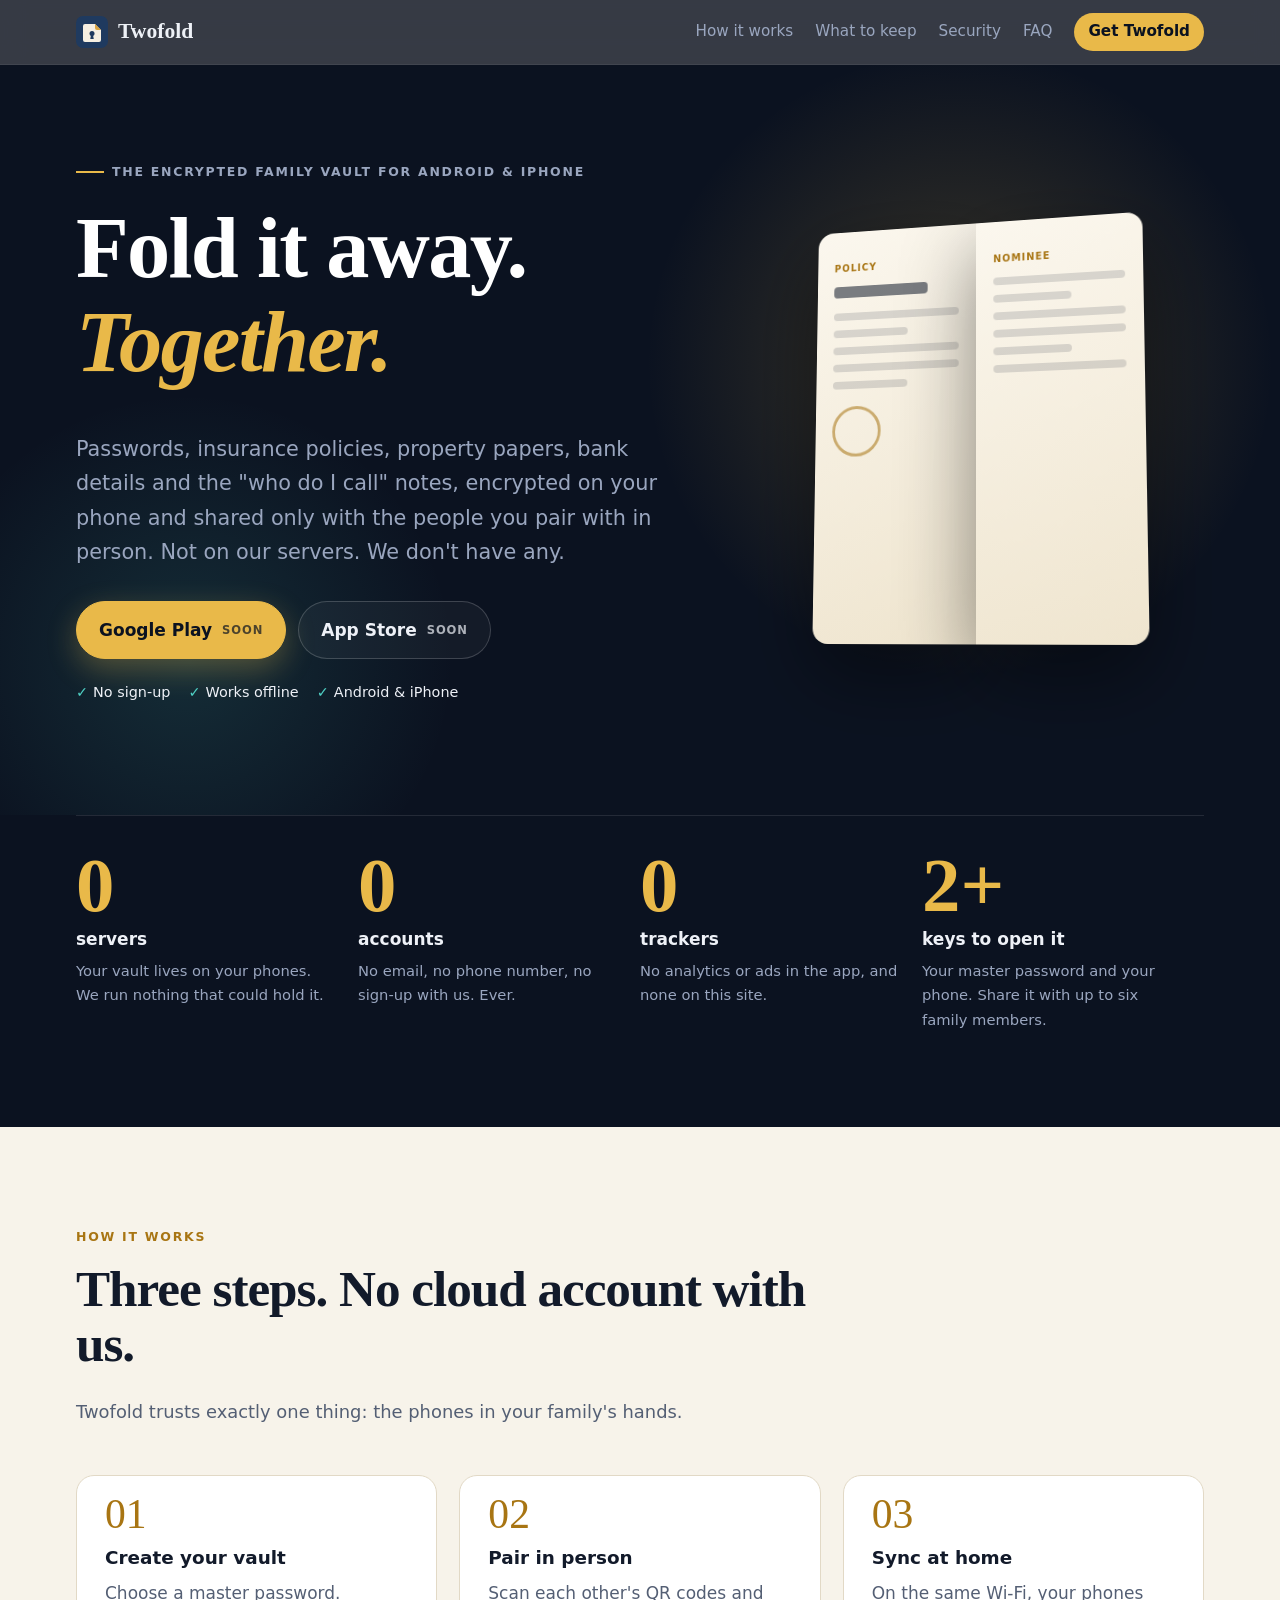
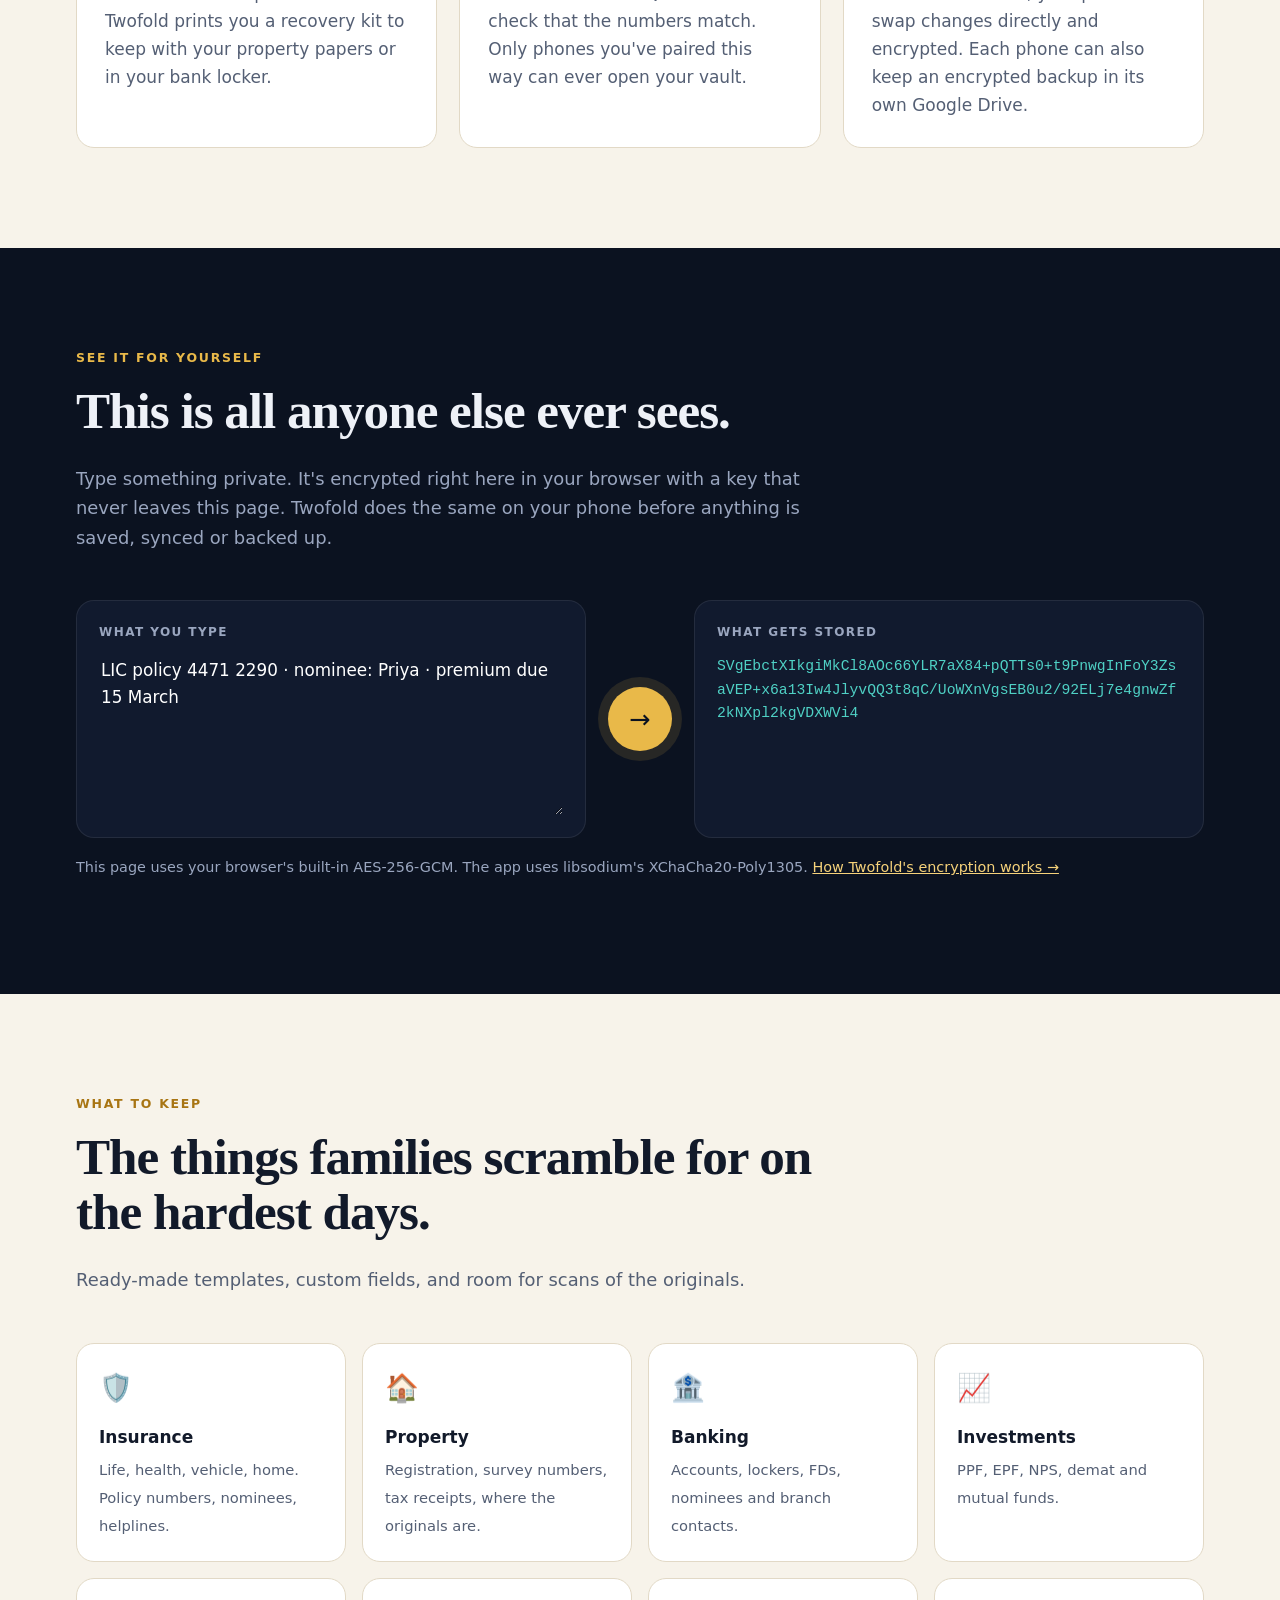
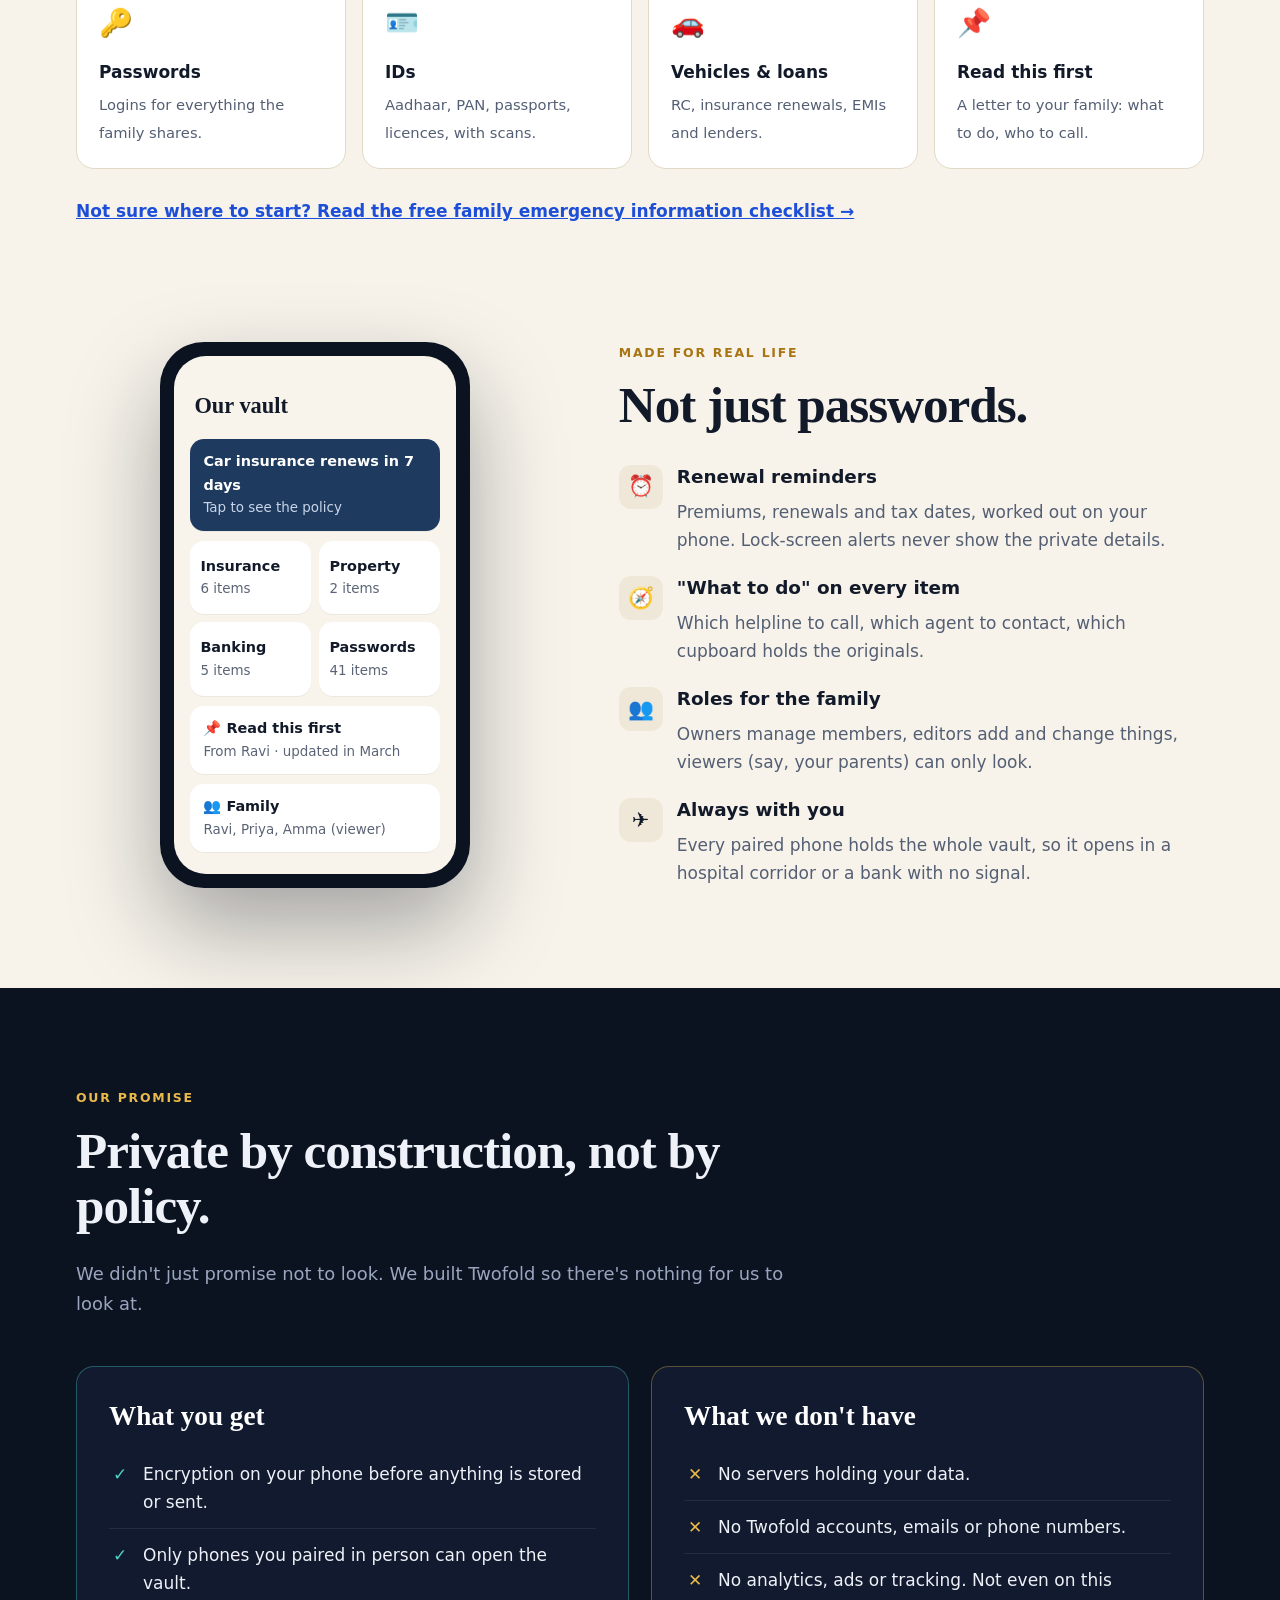
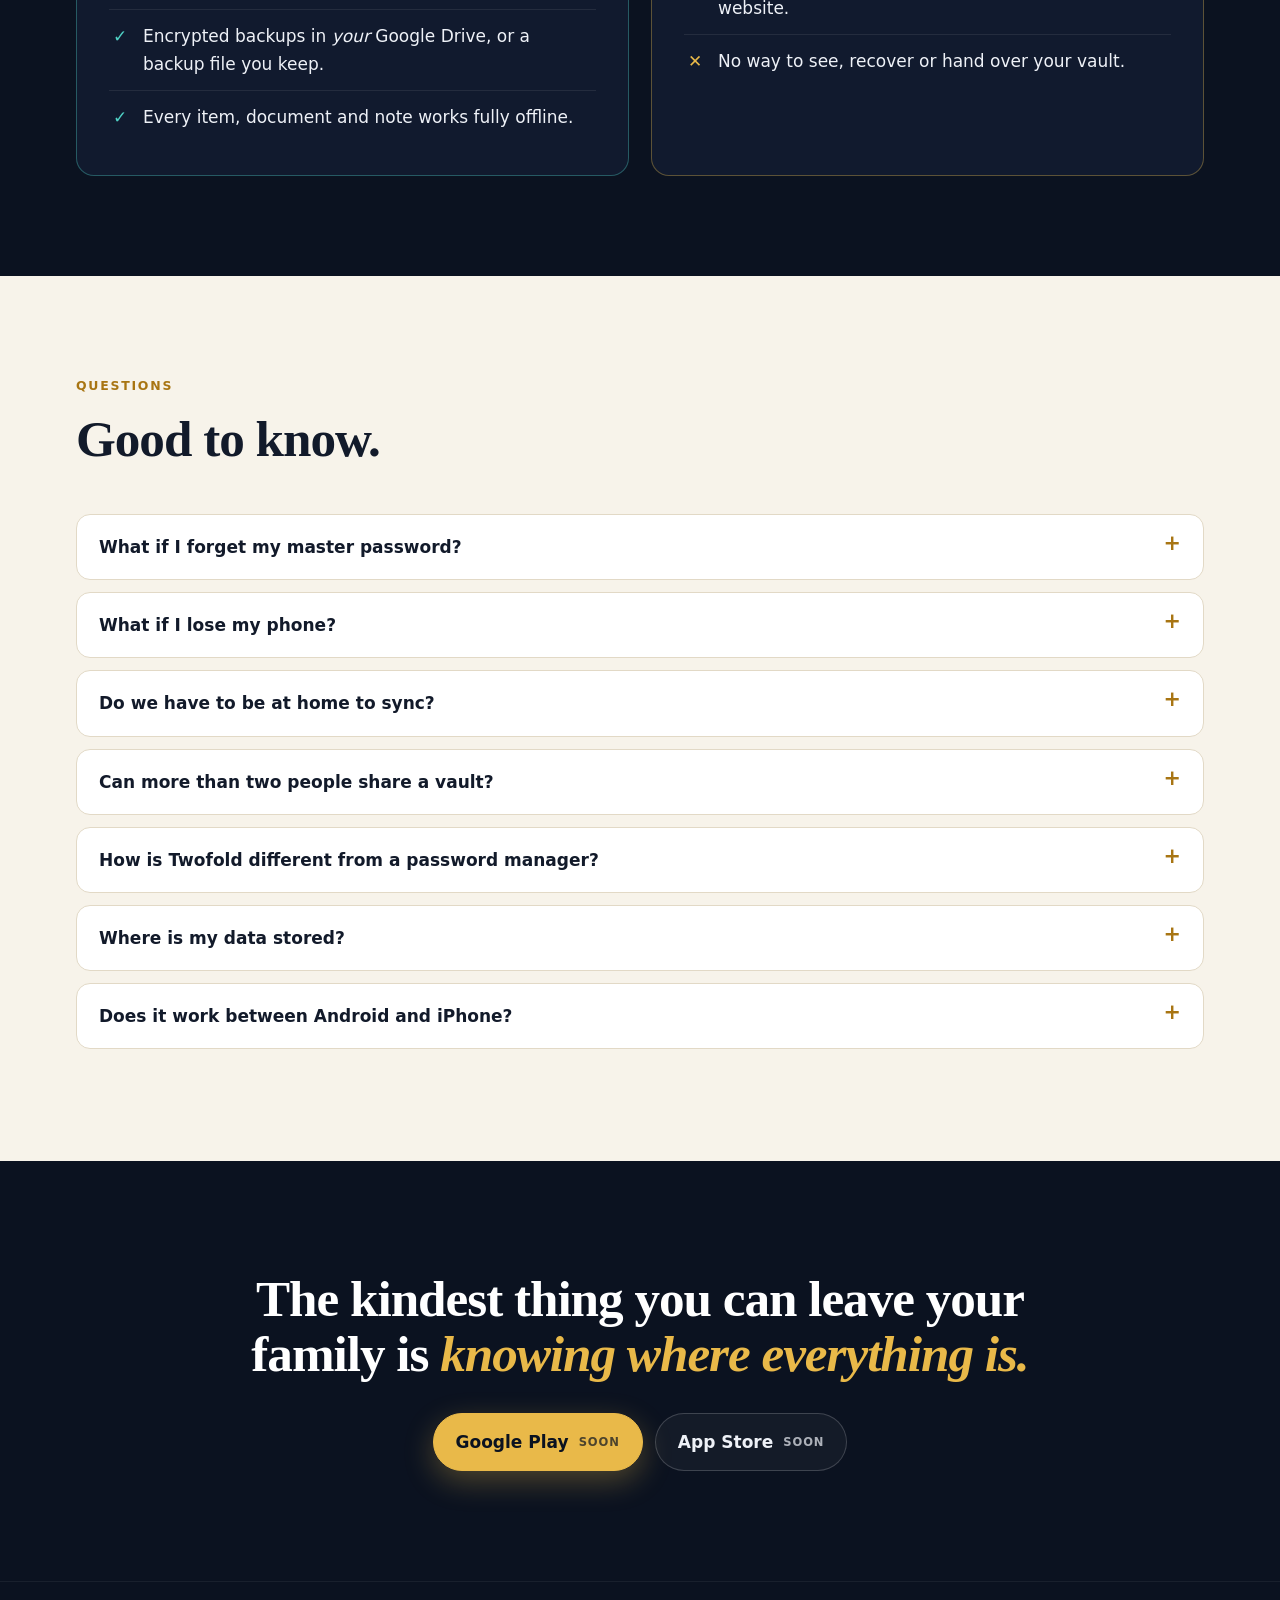
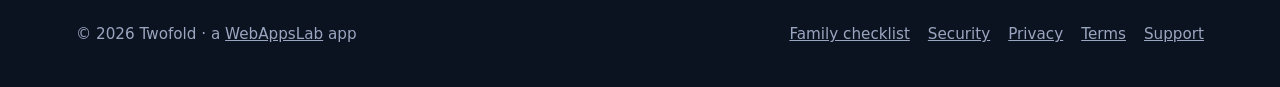
<file: website/index.html>
<!doctype html>
<html lang="en">
<head>
  <meta charset="utf-8">
  <meta name="viewport" content="width=device-width, initial-scale=1">
  <title>Twofold – Encrypted Family Vault for Passwords &amp; Documents</title>
  <meta name="description" content="Keep passwords, insurance policies, property papers and bank details in one encrypted family vault, shared only between the phones you pair. No servers, no sign-up.">
  <meta name="robots" content="index, follow, max-image-preview:large, max-snippet:-1">
  <meta name="author" content="WebAppsLab">
  <meta name="application-name" content="Twofold">
  <meta name="apple-mobile-web-app-title" content="Twofold">
  <meta name="theme-color" content="#0b1220">
  <meta name="format-detection" content="telephone=no">
  <link rel="canonical" href="https://twofold.webappslab.com/">

  <meta property="og:type" content="website">
  <meta property="og:site_name" content="Twofold">
  <meta property="og:title" content="Twofold – the encrypted family vault">
  <meta property="og:description" content="Everything your family would need, encrypted on your phones and shared only with the people you pair with. No servers. Nothing collected.">
  <meta property="og:url" content="https://twofold.webappslab.com/">
  <meta property="og:locale" content="en_US">
  <meta property="og:image" content="https://twofold.webappslab.com/assets/og-image.jpg">
  <meta property="og:image:type" content="image/jpeg">
  <meta property="og:image:width" content="1200">
  <meta property="og:image:height" content="630">
  <meta property="og:image:alt" content="Twofold, the encrypted family vault: no servers, no accounts, Android and iPhone">
  <meta name="twitter:card" content="summary_large_image">
  <meta name="twitter:title" content="Twofold – the encrypted family vault">
  <meta name="twitter:description" content="Everything your family would need, encrypted on your phones and shared only with the people you pair with. No servers. Nothing collected.">
  <meta name="twitter:image" content="https://twofold.webappslab.com/assets/og-image.jpg">
  <meta name="twitter:image:alt" content="Twofold, the encrypted family vault">

  <link rel="icon" href="favicon.ico" sizes="48x48">
  <link rel="icon" href="assets/logo.svg" type="image/svg+xml">
  <link rel="apple-touch-icon" href="assets/apple-touch-icon.png">
  <link rel="manifest" href="site.webmanifest">
  <link rel="sitemap" type="application/xml" href="sitemap.xml">
  <link rel="stylesheet" href="style.css">

  <script type="application/ld+json">
  {
    "@context": "https://schema.org",
    "@graph": [
      {
        "@type": "WebSite",
        "@id": "https://twofold.webappslab.com/#website",
        "url": "https://twofold.webappslab.com/",
        "name": "Twofold",
        "description": "Keep passwords, insurance policies, property papers and bank details in one encrypted family vault, shared only between the phones you pair. No servers, no sign-up.",
        "publisher": {
          "@id": "https://twofold.webappslab.com/#org"
        },
        "inLanguage": "en"
      },
      {
        "@type": "Organization",
        "@id": "https://twofold.webappslab.com/#org",
        "name": "WebAppsLab",
        "url": "https://webappslab.com"
      },
      {
        "@type": "MobileApplication",
        "@id": "https://twofold.webappslab.com/#app",
        "name": "Twofold",
        "alternateName": "Twofold family vault",
        "url": "https://twofold.webappslab.com/",
        "description": "Keep passwords, insurance policies, property papers and bank details in one encrypted family vault, shared only between the phones you pair. No servers, no sign-up.",
        "operatingSystem": "Android, iOS",
        "applicationCategory": "SecurityApplication",
        "image": "https://twofold.webappslab.com/assets/icon-512.png",
        "publisher": {
          "@id": "https://twofold.webappslab.com/#org"
        },
        "featureList": [
          "End-to-end encrypted family vault (Argon2id, X25519, XChaCha20-Poly1305)",
          "Share with up to six family members with Owner, Editor and Viewer roles",
          "Pair phones in person by QR code",
          "Phone-to-phone sync over home Wi-Fi, no servers",
          "Templates for insurance, property, bank accounts, lockers, investments, IDs and passwords",
          "Encrypted document scans and attachments",
          "Renewal and premium reminders",
          "Encrypted backup to your own Google Drive or a backup file",
          "Printable recovery kit",
          "Fingerprint and face unlock"
        ]
      },
      {
        "@type": "FAQPage",
        "@id": "https://twofold.webappslab.com/#faq",
        "mainEntity": [
          {
            "@type": "Question",
            "name": "What if I forget my master password?",
            "acceptedAnswer": {
              "@type": "Answer",
              "text": "Use the recovery kit you printed when you set up Twofold. Another paired family member can also still open the shared vault. We can't reset it for you, because we never have your keys. That's what keeps your data private."
            }
          },
          {
            "@type": "Question",
            "name": "What if I lose my phone?",
            "acceptedAnswer": {
              "@type": "Answer",
              "text": "The vault is locked with your master password and fingerprint or face unlock, so whoever finds the phone can't read it. On your new phone, restore the encrypted backup from your Google Drive or a backup file, or pair again with a family member's phone."
            }
          },
          {
            "@type": "Question",
            "name": "Do we have to be at home to sync?",
            "acceptedAnswer": {
              "@type": "Answer",
              "text": "Your phones sync when they're on the same Wi-Fi network. Everyone can always open their own copy anytime, anywhere, even offline. Changes reach the other phones the next time you're together on Wi-Fi."
            }
          },
          {
            "@type": "Question",
            "name": "Can more than two people share a vault?",
            "acceptedAnswer": {
              "@type": "Answer",
              "text": "Yes. Twofold is made for couples first, and you can add up to six family members, each with their own role."
            }
          },
          {
            "@type": "Question",
            "name": "How is Twofold different from a password manager?",
            "acceptedAnswer": {
              "@type": "Answer",
              "text": "Password managers are built for logins. Twofold is built for everything your family would need in an emergency: insurance policies and nominees, bank accounts and lockers, property papers, investments, IDs and \"what to do\" notes, with scans of the originals and renewal reminders. Passwords fit in too."
            }
          },
          {
            "@type": "Question",
            "name": "Where is my data stored?",
            "acceptedAnswer": {
              "@type": "Answer",
              "text": "Only on your family's phones, encrypted, plus an encrypted backup in your own Google Drive or a backup file you keep, if you choose. Twofold has no servers, so we never see or store any of it."
            }
          },
          {
            "@type": "Question",
            "name": "Does it work between Android and iPhone?",
            "acceptedAnswer": {
              "@type": "Answer",
              "text": "Yes. An Android phone and an iPhone can pair and sync with each other."
            }
          }
        ]
      }
    ]
  }
  </script>
</head>
<body>
  <header class="site-header">
    <div class="wrap">
      <a class="brand" href="./"><img src="assets/logo.svg" alt="" width="32" height="32">Twofold</a>
      <nav class="nav" aria-label="Main">
        <a href="#how">How it works</a>
        <a href="#keep">What to keep</a>
        <a href="security.html">Security</a>
        <a href="#faq">FAQ</a>
        <a class="pill" href="#get">Get Twofold</a>
      </nav>
    </div>
  </header>

  <main>
    <div class="dark">
      <section class="hero">
        <div class="wrap">
          <div>
            <p class="eyebrow">The encrypted family vault for Android &amp; iPhone</p>
            <h1>Fold it away. <em class="gold">Together.</em></h1>
            <p class="lead">Passwords, insurance policies, property papers, bank details and the "who do I call" notes, encrypted on your phone and shared only with the people you pair with in person. Not on our servers. We don't have any.</p>
            <div class="cta" id="get">
              <span class="btn primary">Google Play <span class="soon">Soon</span></span>
              <span class="btn">App Store <span class="soon">Soon</span></span>
            </div>
            <div class="hero-note"><span>No sign-up</span><span>Works offline</span><span>Android &amp; iPhone</span></div>
          </div>
          <div class="fold-stage" aria-hidden="true">
            <div class="doc">
              <div class="doc-half doc-left">
                <span class="tag">Policy</span>
                <div class="line title"></div>
                <div class="line"></div>
                <div class="line short"></div>
                <div class="line"></div>
                <div class="line"></div>
                <div class="line short"></div>
                <div class="stamp"></div>
              </div>
              <div class="doc-half doc-right">
                <span class="tag">Nominee</span>
                <div class="line"></div>
                <div class="line short"></div>
                <div class="line"></div>
                <div class="line"></div>
                <div class="line short"></div>
                <div class="line"></div>
              </div>
              <div class="doc-back">
                <svg viewBox="0 0 64 64"><rect x="14" y="28" width="36" height="28" rx="6" fill="#e9b949"/><path d="M22 28v-6a10 10 0 0 1 20 0v6" fill="none" stroke="#e9b949" stroke-width="5"/><circle cx="32" cy="40" r="4" fill="#0f2240"/><path d="M30.5 42h3l1 7h-5z" fill="#0f2240"/></svg>
              </div>
            </div>
          </div>
        </div>
      </section>

      <div class="zero">
        <div class="wrap">
          <div class="zero-grid">
            <div class="zero-item"><b>0</b><span>servers</span><p>Your vault lives on your phones. We run nothing that could hold it.</p></div>
            <div class="zero-item"><b>0</b><span>accounts</span><p>No email, no phone number, no sign-up with us. Ever.</p></div>
            <div class="zero-item"><b>0</b><span>trackers</span><p>No analytics or ads in the app, and none on this site.</p></div>
            <div class="zero-item"><b>2+</b><span>keys to open it</span><p>Your master password and your phone. Share it with up to six family members.</p></div>
          </div>
        </div>
      </div>
    </div>

    <section id="how">
      <div class="wrap">
        <div class="section-head reveal">
          <span class="kicker">How it works</span>
          <h2>Three steps. No cloud account with us.</h2>
          <p>Twofold trusts exactly one thing: the phones in your family's hands.</p>
        </div>
        <div class="grid three steps">
          <div class="card step reveal">
            <h3>Create your vault</h3>
            <p>Choose a master password. Twofold prints you a recovery kit to keep with your property papers or in your bank locker.</p>
          </div>
          <div class="card step reveal">
            <h3>Pair in person</h3>
            <p>Scan each other's QR codes and check that the numbers match. Only phones you've paired this way can ever open your vault.</p>
          </div>
          <div class="card step reveal">
            <h3>Sync at home</h3>
            <p>On the same Wi-Fi, your phones swap changes directly and encrypted. Each phone can also keep an encrypted backup in its own Google Drive.</p>
          </div>
        </div>
      </div>
    </section>

    <div class="dark">
      <section class="demo">
        <div class="wrap">
          <div class="section-head reveal">
            <span class="kicker">See it for yourself</span>
            <h2>This is all anyone else ever sees.</h2>
            <p>Type something private. It's encrypted right here in your browser with a key that never leaves this page. Twofold does the same on your phone before anything is saved, synced or backed up.</p>
          </div>
          <div class="demo-box reveal">
            <div class="demo-pane">
              <label for="plain">What you type</label>
              <textarea id="plain" spellcheck="false">LIC policy 4471 2290 · nominee: Priya · premium due 15 March</textarea>
            </div>
            <div class="demo-arrow" aria-hidden="true"><span>→</span></div>
            <div class="demo-pane">
              <span class="label">What gets stored</span>
              <div class="cipher" id="cipher" aria-live="polite">Encrypting…</div>
            </div>
          </div>
          <p class="demo-foot">This page uses your browser's built-in AES-256-GCM. The app uses libsodium's XChaCha20-Poly1305. <a href="security.html">How Twofold's encryption works →</a></p>
        </div>
      </section>
    </div>

    <section id="keep">
      <div class="wrap">
        <div class="section-head reveal">
          <span class="kicker">What to keep</span>
          <h2>The things families scramble for on the hardest days.</h2>
          <p>Ready-made templates, custom fields, and room for scans of the originals.</p>
        </div>
        <div class="keep-grid">
          <div class="keep reveal"><span class="ico">🛡️</span><b>Insurance</b><span>Life, health, vehicle, home. Policy numbers, nominees, helplines.</span></div>
          <div class="keep reveal"><span class="ico">🏠</span><b>Property</b><span>Registration, survey numbers, tax receipts, where the originals are.</span></div>
          <div class="keep reveal"><span class="ico">🏦</span><b>Banking</b><span>Accounts, lockers, FDs, nominees and branch contacts.</span></div>
          <div class="keep reveal"><span class="ico">📈</span><b>Investments</b><span>PPF, EPF, NPS, demat and mutual funds.</span></div>
          <div class="keep reveal"><span class="ico">🔑</span><b>Passwords</b><span>Logins for everything the family shares.</span></div>
          <div class="keep reveal"><span class="ico">🪪</span><b>IDs</b><span>Aadhaar, PAN, passports, licences, with scans.</span></div>
          <div class="keep reveal"><span class="ico">🚗</span><b>Vehicles &amp; loans</b><span>RC, insurance renewals, EMIs and lenders.</span></div>
          <div class="keep reveal"><span class="ico">📌</span><b>Read this first</b><span>A letter to your family: what to do, who to call.</span></div>
        </div>
        <p class="keep-more reveal"><a href="checklist.html">Not sure where to start? Read the free family emergency information checklist →</a></p>
      </div>
    </section>

    <section style="padding-top:0">
      <div class="wrap phone-row">
        <div class="mock reveal" aria-hidden="true">
          <div class="mock-screen">
            <div class="mock-title">Our vault</div>
            <div class="mock-card mock-due"><b>Car insurance renews in 7 days</b><span>Tap to see the policy</span></div>
            <div class="mock-grid">
              <div class="mock-card"><b>Insurance</b><span>6 items</span></div>
              <div class="mock-card"><b>Property</b><span>2 items</span></div>
              <div class="mock-card"><b>Banking</b><span>5 items</span></div>
              <div class="mock-card"><b>Passwords</b><span>41 items</span></div>
            </div>
            <div class="mock-card"><b>📌 Read this first</b><span>From Ravi · updated in March</span></div>
            <div class="mock-card"><b>👥 Family</b><span>Ravi, Priya, Amma (viewer)</span></div>
          </div>
        </div>
        <div>
          <div class="section-head reveal" style="margin-bottom:32px">
            <span class="kicker">Made for real life</span>
            <h2>Not just passwords.</h2>
          </div>
          <ul class="feature-list">
            <li class="reveal"><span class="ico">⏰</span><div><h3>Renewal reminders</h3><p>Premiums, renewals and tax dates, worked out on your phone. Lock-screen alerts never show the private details.</p></div></li>
            <li class="reveal"><span class="ico">🧭</span><div><h3>"What to do" on every item</h3><p>Which helpline to call, which agent to contact, which cupboard holds the originals.</p></div></li>
            <li class="reveal"><span class="ico">👥</span><div><h3>Roles for the family</h3><p>Owners manage members, editors add and change things, viewers (say, your parents) can only look.</p></div></li>
            <li class="reveal"><span class="ico">✈️</span><div><h3>Always with you</h3><p>Every paired phone holds the whole vault, so it opens in a hospital corridor or a bank with no signal.</p></div></li>
          </ul>
        </div>
      </div>
    </section>

    <div class="dark">
      <section>
        <div class="wrap">
          <div class="section-head reveal">
            <span class="kicker">Our promise</span>
            <h2>Private by construction, not by policy.</h2>
            <p>We didn't just promise not to look. We built Twofold so there's nothing for us to look at.</p>
          </div>
          <div class="promise-grid">
            <div class="promise-card yes reveal">
              <h3>What you get</h3>
              <ul class="checklist">
                <li>Encryption on your phone before anything is stored or sent.</li>
                <li>Only phones you paired in person can open the vault.</li>
                <li>Encrypted backups in <em>your</em> Google Drive, or a backup file you keep.</li>
                <li>Every item, document and note works fully offline.</li>
              </ul>
            </div>
            <div class="promise-card no reveal">
              <h3>What we don't have</h3>
              <ul class="checklist no">
                <li>No servers holding your data.</li>
                <li>No Twofold accounts, emails or phone numbers.</li>
                <li>No analytics, ads or tracking. Not even on this website.</li>
                <li>No way to see, recover or hand over your vault.</li>
              </ul>
            </div>
          </div>
        </div>
      </section>
    </div>

    <section id="faq">
      <div class="wrap">
        <div class="section-head reveal">
          <span class="kicker">Questions</span>
          <h2>Good to know.</h2>
        </div>
        <details>
          <summary>What if I forget my master password?</summary>
          <p>Use the recovery kit you printed when you set up Twofold. Another paired family member can also still open the shared vault. We can't reset it for you, because we never have your keys. That's what keeps your data private.</p>
        </details>
        <details>
          <summary>What if I lose my phone?</summary>
          <p>The vault is locked with your master password and fingerprint or face unlock, so whoever finds the phone can't read it. On your new phone, restore the encrypted backup from your Google Drive or a backup file, or pair again with a family member's phone.</p>
        </details>
        <details>
          <summary>Do we have to be at home to sync?</summary>
          <p>Your phones sync when they're on the same Wi-Fi network. Everyone can always open their own copy anytime, anywhere, even offline. Changes reach the other phones the next time you're together on Wi-Fi.</p>
        </details>
        <details>
          <summary>Can more than two people share a vault?</summary>
          <p>Yes. Twofold is made for couples first, and you can add up to six family members, each with their own role.</p>
        </details>
        <details>
          <summary>How is Twofold different from a password manager?</summary>
          <p>Password managers are built for logins. Twofold is built for everything your family would need in an emergency: insurance policies and nominees, bank accounts and lockers, property papers, investments, IDs and "what to do" notes, with scans of the originals and renewal reminders. Passwords fit in too.</p>
        </details>
        <details>
          <summary>Where is my data stored?</summary>
          <p>Only on your family's phones, encrypted, plus an encrypted backup in your own Google Drive or a backup file you keep, if you choose. Twofold has no servers, so we never see or store any of it.</p>
        </details>
        <details>
          <summary>Does it work between Android and iPhone?</summary>
          <p>Yes. An Android phone and an iPhone can pair and sync with each other.</p>
        </details>
      </div>
    </section>

    <div class="dark">
      <section class="closing">
        <div class="wrap">
          <h2 class="reveal">The kindest thing you can leave your family is <em class="gold">knowing where everything is.</em></h2>
          <div class="cta reveal">
            <span class="btn primary">Google Play <span class="soon">Soon</span></span>
            <span class="btn">App Store <span class="soon">Soon</span></span>
          </div>
        </div>
      </section>
    </div>
  </main>

  <footer class="site-footer">
    <div class="wrap">
      <span>© 2026 Twofold · a <a href="https://webappslab.com">WebAppsLab</a> app</span>
      <nav aria-label="Footer">
        <a href="checklist.html">Family checklist</a>
        <a href="security.html">Security</a>
        <a href="privacy.html">Privacy</a>
        <a href="terms.html">Terms</a>
        <a href="support.html">Support</a>
      </nav>
    </div>
  </footer>

  <script>
    document.documentElement.classList.add('js');

    // Reveal sections as they scroll into view.
    (function () {
      var items = document.querySelectorAll('.reveal');
      if (!('IntersectionObserver' in window)) {
        items.forEach(function (el) { el.classList.add('in'); });
        return;
      }
      var io = new IntersectionObserver(function (entries) {
        entries.forEach(function (e) {
          if (e.isIntersecting) { e.target.classList.add('in'); io.unobserve(e.target); }
        });
      }, { rootMargin: '0px 0px -8% 0px' });
      items.forEach(function (el) { io.observe(el); });
    })();

    // Live encryption demo: real AES-256-GCM in the browser, key kept in memory only.
    (function () {
      var plain = document.getElementById('plain');
      var out = document.getElementById('cipher');
      var subtle = window.crypto && window.crypto.subtle;
      if (!subtle) {
        out.textContent = 'Your browser does not offer encryption on this page.';
        return;
      }
      var keyPromise = subtle.generateKey({ name: 'AES-GCM', length: 256 }, false, ['encrypt']);
      var pending = 0;
      function toBase64(buf) {
        var s = '';
        new Uint8Array(buf).forEach(function (b) { s += String.fromCharCode(b); });
        return btoa(s);
      }
      function update() {
        var ticket = ++pending;
        var iv = window.crypto.getRandomValues(new Uint8Array(12));
        keyPromise.then(function (key) {
          return subtle.encrypt({ name: 'AES-GCM', iv: iv }, key, new TextEncoder().encode(plain.value));
        }).then(function (ct) {
          if (ticket !== pending) return;
          out.textContent = toBase64(iv) + toBase64(ct);
        });
      }
      plain.addEventListener('input', update);
      update();
    })();
  </script>
</body>
</html>
</file>
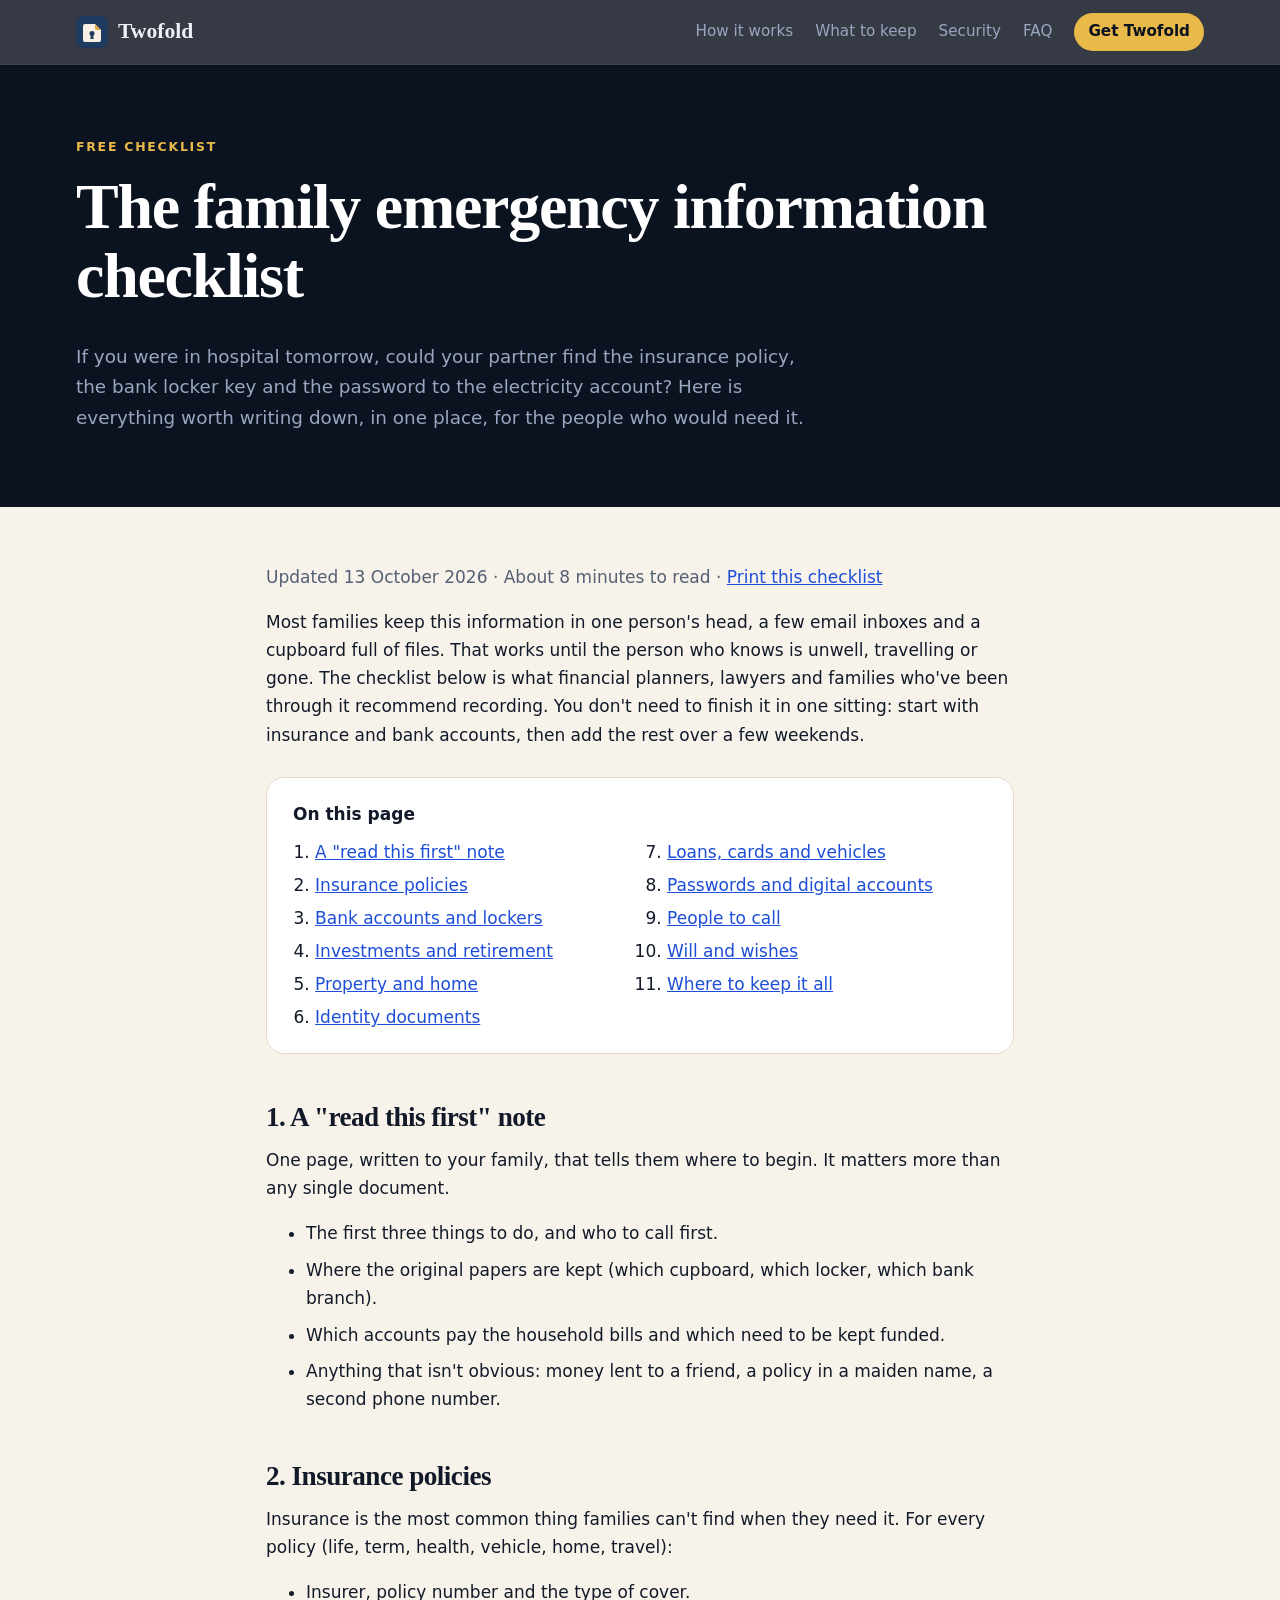
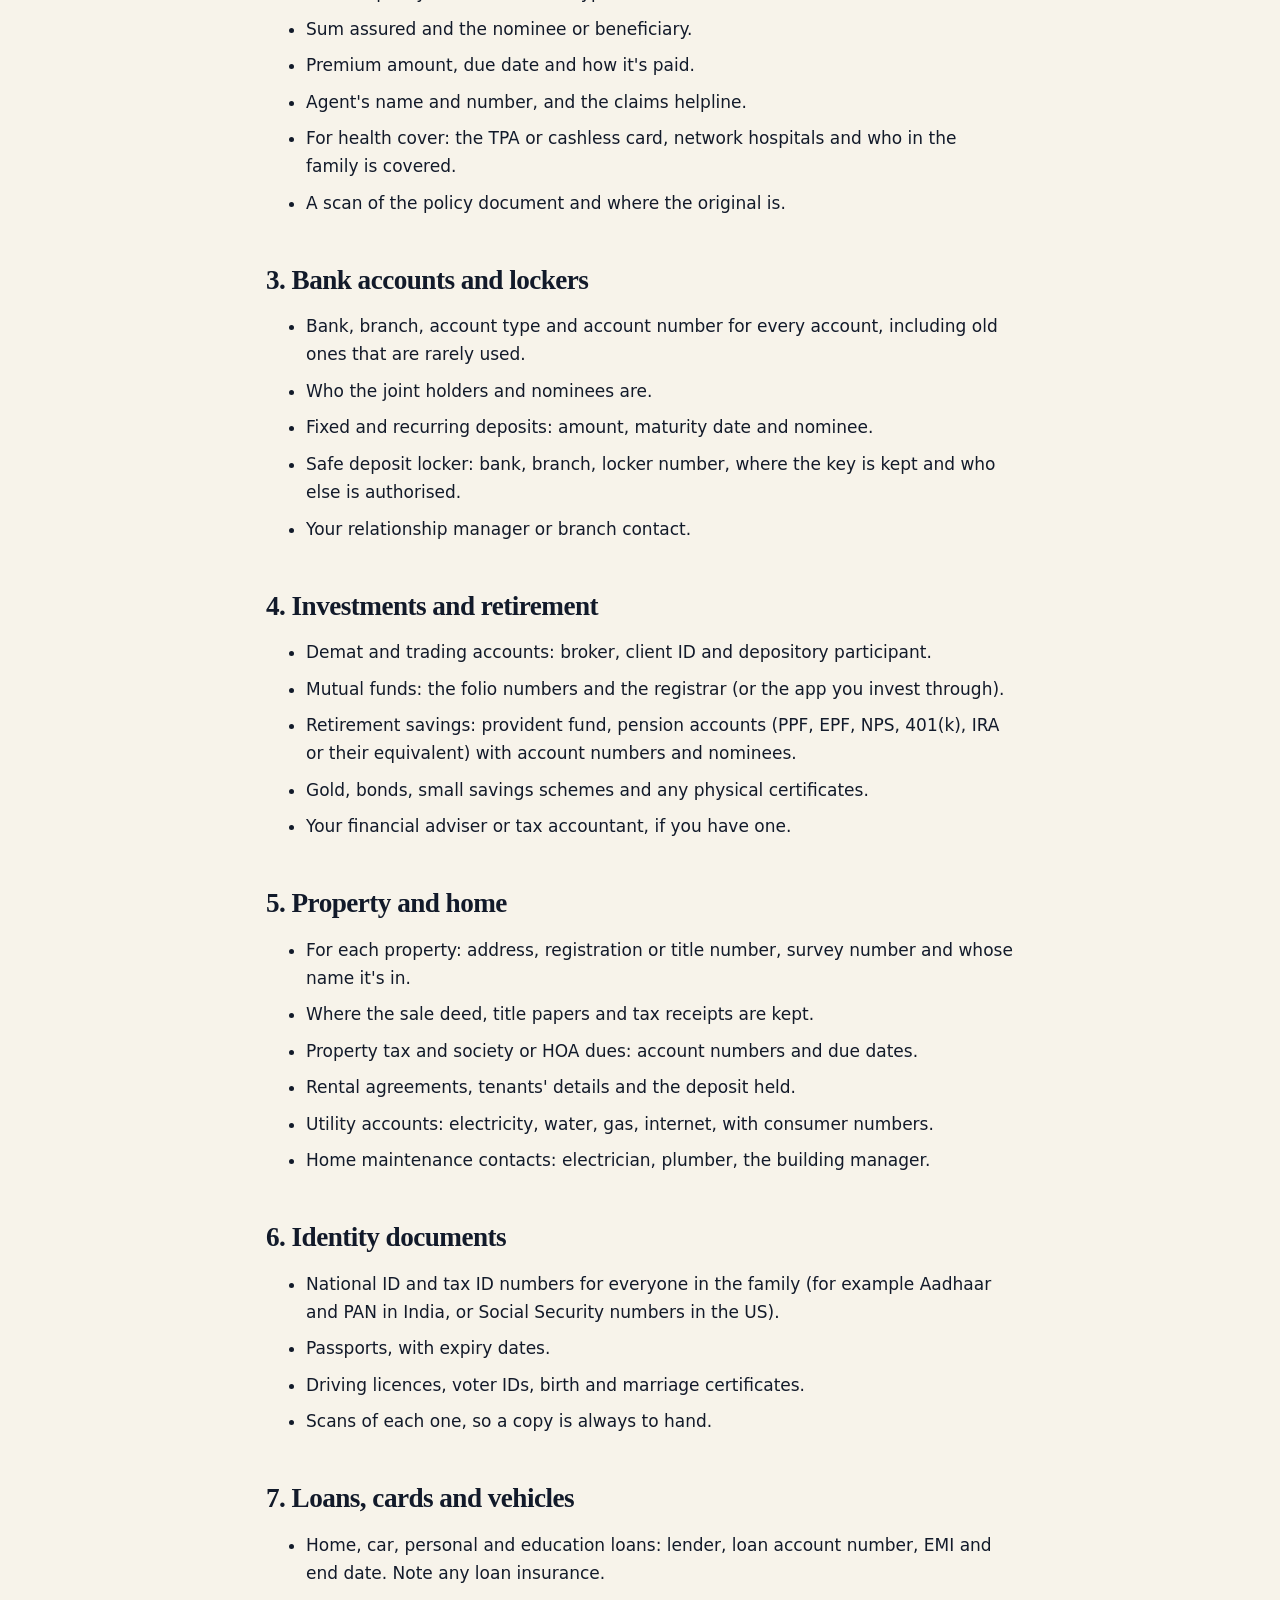
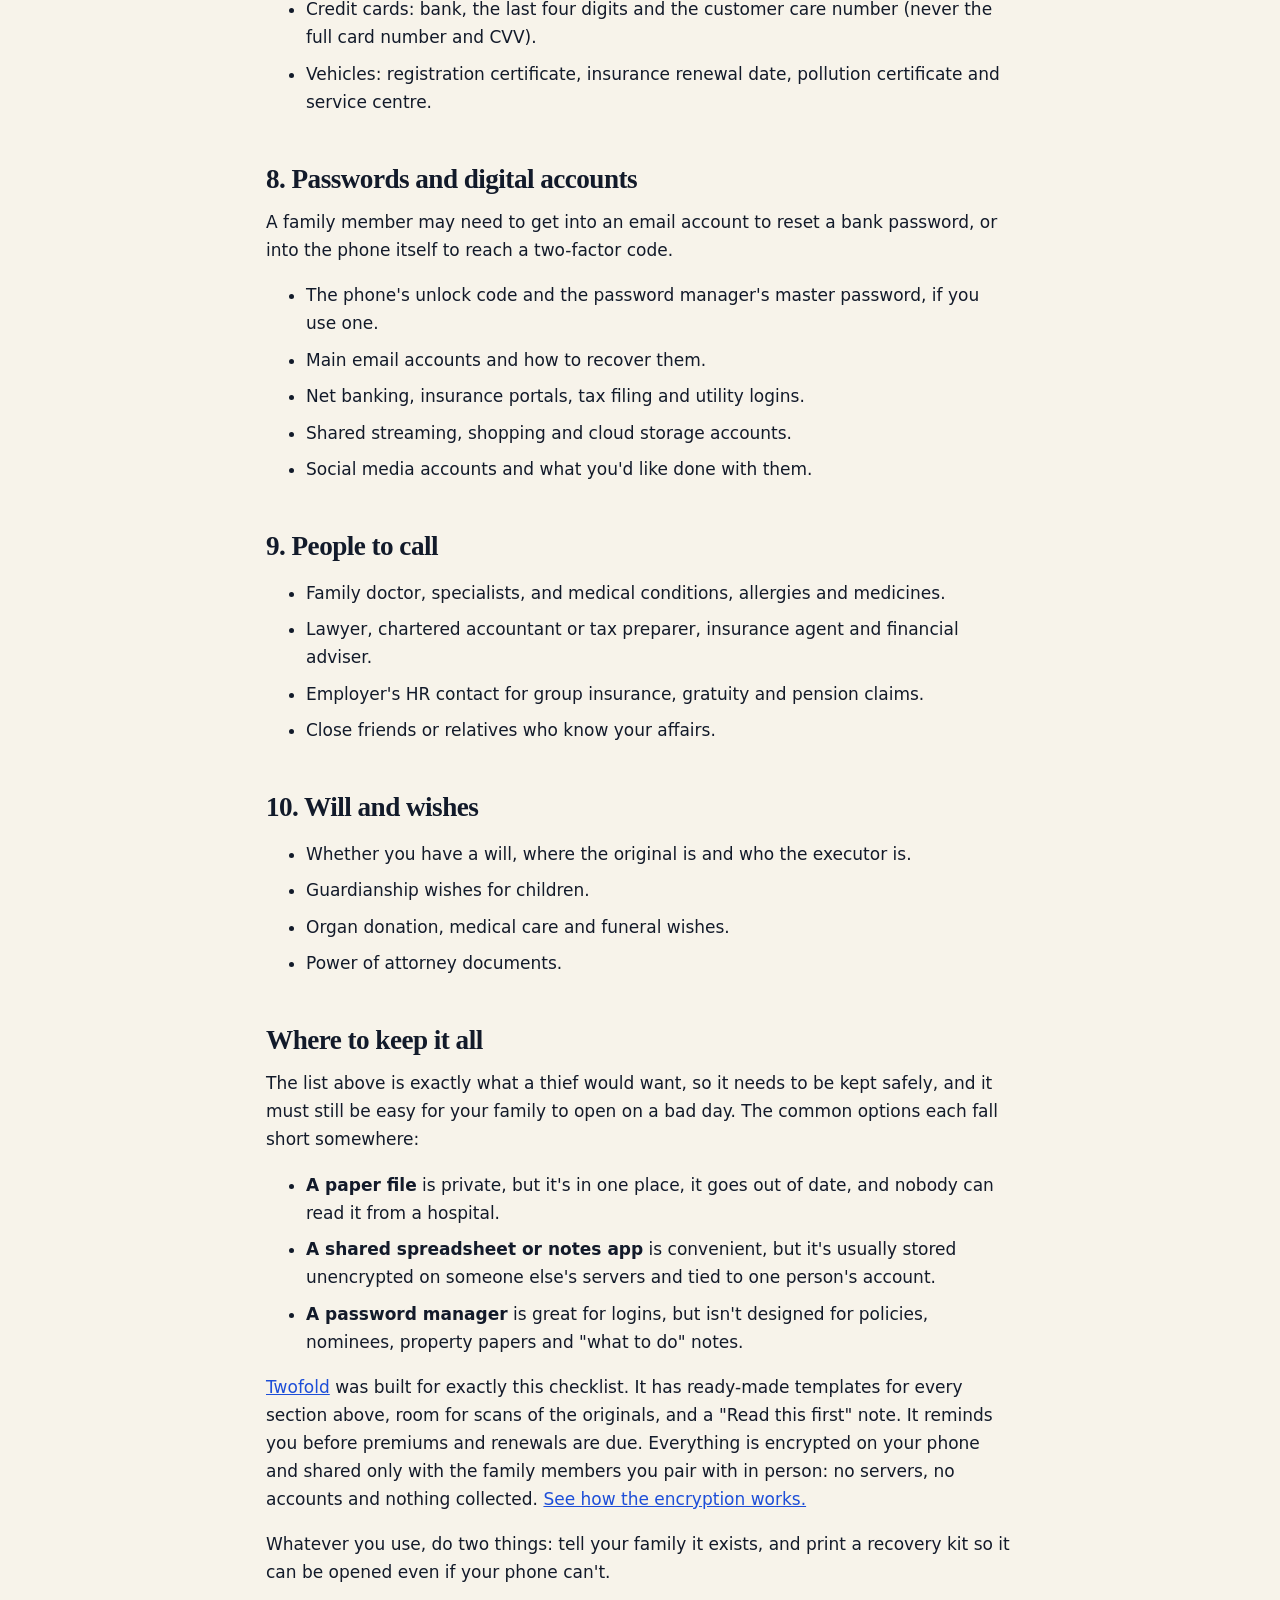
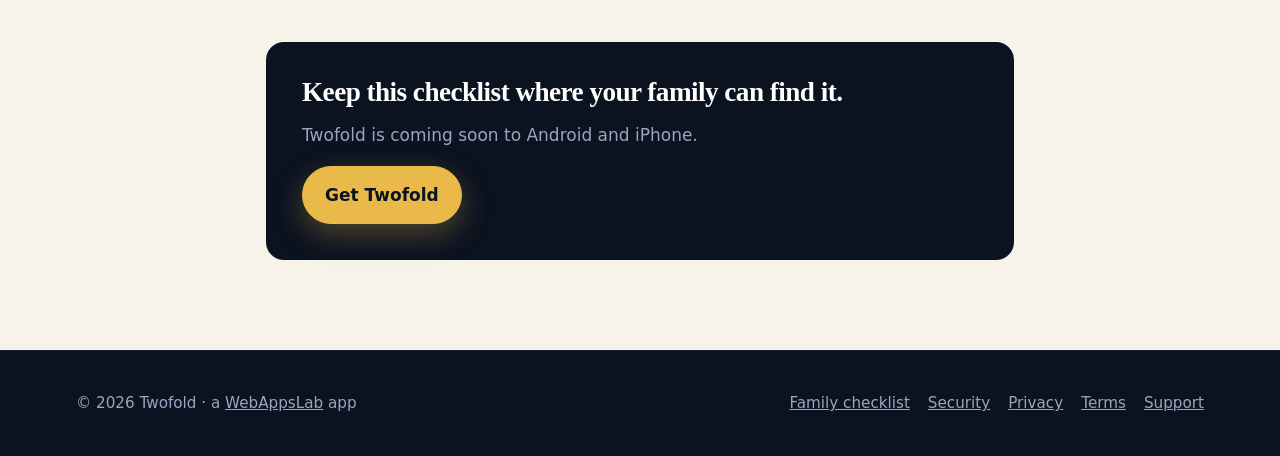
<file: website/checklist.html>
<!doctype html>
<html lang="en">
<head>
  <meta charset="utf-8">
  <meta name="viewport" content="width=device-width, initial-scale=1">
  <title>Family Emergency Information Checklist (Free) | Twofold</title>
  <meta name="description" content="What to write down so your family can cope if something happens to you: insurance, bank accounts, lockers, investments, property, IDs, passwords and contacts.">
  <meta name="robots" content="index, follow, max-image-preview:large, max-snippet:-1">
  <meta name="author" content="WebAppsLab">
  <meta name="application-name" content="Twofold">
  <meta name="apple-mobile-web-app-title" content="Twofold">
  <meta name="theme-color" content="#0b1220">
  <meta name="format-detection" content="telephone=no">
  <link rel="canonical" href="https://twofold.webappslab.com/checklist.html">

  <meta property="og:type" content="article">
  <meta property="og:site_name" content="Twofold">
  <meta property="og:title" content="The family emergency information checklist">
  <meta property="og:description" content="Insurance, bank accounts, lockers, investments, property papers, IDs and passwords: everything your family would need, in one checklist.">
  <meta property="og:url" content="https://twofold.webappslab.com/checklist.html">
  <meta property="og:locale" content="en_US">
  <meta property="og:image" content="https://twofold.webappslab.com/assets/og-image.jpg">
  <meta property="og:image:type" content="image/jpeg">
  <meta property="og:image:width" content="1200">
  <meta property="og:image:height" content="630">
  <meta property="og:image:alt" content="Twofold, the encrypted family vault: no servers, no accounts, Android and iPhone">
  <meta property="article:modified_time" content="2026-10-13">
  <meta name="twitter:card" content="summary_large_image">
  <meta name="twitter:title" content="The family emergency information checklist">
  <meta name="twitter:description" content="Insurance, bank accounts, lockers, investments, property papers, IDs and passwords: everything your family would need, in one checklist.">
  <meta name="twitter:image" content="https://twofold.webappslab.com/assets/og-image.jpg">
  <meta name="twitter:image:alt" content="Twofold, the encrypted family vault">

  <link rel="icon" href="favicon.ico" sizes="48x48">
  <link rel="icon" href="assets/logo.svg" type="image/svg+xml">
  <link rel="apple-touch-icon" href="assets/apple-touch-icon.png">
  <link rel="manifest" href="site.webmanifest">
  <link rel="sitemap" type="application/xml" href="sitemap.xml">
  <link rel="stylesheet" href="style.css">

  <script type="application/ld+json">
  {
    "@context": "https://schema.org",
    "@graph": [
      {
        "@type": "Article",
        "headline": "The family emergency information checklist",
        "description": "What to write down so your family can cope if something happens to you: insurance, bank accounts, lockers, investments, property, IDs, passwords and contacts.",
        "url": "https://twofold.webappslab.com/checklist.html",
        "mainEntityOfPage": "https://twofold.webappslab.com/checklist.html",
        "image": "https://twofold.webappslab.com/assets/og-image.jpg",
        "inLanguage": "en",
        "datePublished": "2026-10-13",
        "dateModified": "2026-10-13",
        "author": {
          "@id": "https://twofold.webappslab.com/#org"
        },
        "publisher": {
          "@type": "Organization",
          "@id": "https://twofold.webappslab.com/#org",
          "name": "WebAppsLab",
          "url": "https://webappslab.com"
        }
      },
      {
        "@type": "BreadcrumbList",
        "itemListElement": [
          {
            "@type": "ListItem",
            "position": 1,
            "name": "Twofold",
            "item": "https://twofold.webappslab.com/"
          },
          {
            "@type": "ListItem",
            "position": 2,
            "name": "Family emergency checklist",
            "item": "https://twofold.webappslab.com/checklist.html"
          }
        ]
      }
    ]
  }
  </script>
</head>
<body>
  <header class="site-header">
    <div class="wrap">
      <a class="brand" href="./"><img src="assets/logo.svg" alt="" width="32" height="32">Twofold</a>
      <nav class="nav" aria-label="Main">
        <a href="./#how">How it works</a>
        <a href="./#keep">What to keep</a>
        <a href="security.html">Security</a>
        <a href="./#faq">FAQ</a>
        <a class="pill" href="./#get">Get Twofold</a>
      </nav>
    </div>
  </header>

  <div class="dark">
    <section class="page-hero">
      <div class="wrap">
        <span class="kicker">Free checklist</span>
        <h1>The family emergency information checklist</h1>
        <p>If you were in hospital tomorrow, could your partner find the insurance policy, the bank locker key and the password to the electricity account? Here is everything worth writing down, in one place, for the people who would need it.</p>
      </div>
    </section>
  </div>

  <main class="page">
    <article class="wrap">
      <p class="updated">Updated 13 October 2026 · About 8 minutes to read<span class="print-link"> · <button type="button" onclick="window.print()">Print this checklist</button></span></p>

      <p>Most families keep this information in one person's head, a few email inboxes and a cupboard full of files. That works until the person who knows is unwell, travelling or gone. The checklist below is what financial planners, lawyers and families who've been through it recommend recording. You don't need to finish it in one sitting: start with insurance and bank accounts, then add the rest over a few weekends.</p>

      <nav class="toc" aria-label="On this page">
        <b>On this page</b>
        <ol>
          <li><a href="#read-first">A "read this first" note</a></li>
          <li><a href="#insurance">Insurance policies</a></li>
          <li><a href="#banking">Bank accounts and lockers</a></li>
          <li><a href="#investments">Investments and retirement</a></li>
          <li><a href="#property">Property and home</a></li>
          <li><a href="#ids">Identity documents</a></li>
          <li><a href="#loans">Loans, cards and vehicles</a></li>
          <li><a href="#digital">Passwords and digital accounts</a></li>
          <li><a href="#contacts">People to call</a></li>
          <li><a href="#wishes">Will and wishes</a></li>
          <li><a href="#store">Where to keep it all</a></li>
        </ol>
      </nav>

      <h2 id="read-first">1. A "read this first" note</h2>
      <p>One page, written to your family, that tells them where to begin. It matters more than any single document.</p>
      <ul>
        <li>The first three things to do, and who to call first.</li>
        <li>Where the original papers are kept (which cupboard, which locker, which bank branch).</li>
        <li>Which accounts pay the household bills and which need to be kept funded.</li>
        <li>Anything that isn't obvious: money lent to a friend, a policy in a maiden name, a second phone number.</li>
      </ul>

      <h2 id="insurance">2. Insurance policies</h2>
      <p>Insurance is the most common thing families can't find when they need it. For every policy (life, term, health, vehicle, home, travel):</p>
      <ul>
        <li>Insurer, policy number and the type of cover.</li>
        <li>Sum assured and the nominee or beneficiary.</li>
        <li>Premium amount, due date and how it's paid.</li>
        <li>Agent's name and number, and the claims helpline.</li>
        <li>For health cover: the TPA or cashless card, network hospitals and who in the family is covered.</li>
        <li>A scan of the policy document and where the original is.</li>
      </ul>

      <h2 id="banking">3. Bank accounts and lockers</h2>
      <ul>
        <li>Bank, branch, account type and account number for every account, including old ones that are rarely used.</li>
        <li>Who the joint holders and nominees are.</li>
        <li>Fixed and recurring deposits: amount, maturity date and nominee.</li>
        <li>Safe deposit locker: bank, branch, locker number, where the key is kept and who else is authorised.</li>
        <li>Your relationship manager or branch contact.</li>
      </ul>

      <h2 id="investments">4. Investments and retirement</h2>
      <ul>
        <li>Demat and trading accounts: broker, client ID and depository participant.</li>
        <li>Mutual funds: the folio numbers and the registrar (or the app you invest through).</li>
        <li>Retirement savings: provident fund, pension accounts (PPF, EPF, NPS, 401(k), IRA or their equivalent) with account numbers and nominees.</li>
        <li>Gold, bonds, small savings schemes and any physical certificates.</li>
        <li>Your financial adviser or tax accountant, if you have one.</li>
      </ul>

      <h2 id="property">5. Property and home</h2>
      <ul>
        <li>For each property: address, registration or title number, survey number and whose name it's in.</li>
        <li>Where the sale deed, title papers and tax receipts are kept.</li>
        <li>Property tax and society or HOA dues: account numbers and due dates.</li>
        <li>Rental agreements, tenants' details and the deposit held.</li>
        <li>Utility accounts: electricity, water, gas, internet, with consumer numbers.</li>
        <li>Home maintenance contacts: electrician, plumber, the building manager.</li>
      </ul>

      <h2 id="ids">6. Identity documents</h2>
      <ul>
        <li>National ID and tax ID numbers for everyone in the family (for example Aadhaar and PAN in India, or Social Security numbers in the US).</li>
        <li>Passports, with expiry dates.</li>
        <li>Driving licences, voter IDs, birth and marriage certificates.</li>
        <li>Scans of each one, so a copy is always to hand.</li>
      </ul>

      <h2 id="loans">7. Loans, cards and vehicles</h2>
      <ul>
        <li>Home, car, personal and education loans: lender, loan account number, EMI and end date. Note any loan insurance.</li>
        <li>Credit cards: bank, the last four digits and the customer care number (never the full card number and CVV).</li>
        <li>Vehicles: registration certificate, insurance renewal date, pollution certificate and service centre.</li>
      </ul>

      <h2 id="digital">8. Passwords and digital accounts</h2>
      <p>A family member may need to get into an email account to reset a bank password, or into the phone itself to reach a two-factor code.</p>
      <ul>
        <li>The phone's unlock code and the password manager's master password, if you use one.</li>
        <li>Main email accounts and how to recover them.</li>
        <li>Net banking, insurance portals, tax filing and utility logins.</li>
        <li>Shared streaming, shopping and cloud storage accounts.</li>
        <li>Social media accounts and what you'd like done with them.</li>
      </ul>

      <h2 id="contacts">9. People to call</h2>
      <ul>
        <li>Family doctor, specialists, and medical conditions, allergies and medicines.</li>
        <li>Lawyer, chartered accountant or tax preparer, insurance agent and financial adviser.</li>
        <li>Employer's HR contact for group insurance, gratuity and pension claims.</li>
        <li>Close friends or relatives who know your affairs.</li>
      </ul>

      <h2 id="wishes">10. Will and wishes</h2>
      <ul>
        <li>Whether you have a will, where the original is and who the executor is.</li>
        <li>Guardianship wishes for children.</li>
        <li>Organ donation, medical care and funeral wishes.</li>
        <li>Power of attorney documents.</li>
      </ul>

      <h2 id="store">Where to keep it all</h2>
      <p>The list above is exactly what a thief would want, so it needs to be kept safely, and it must still be easy for your family to open on a bad day. The common options each fall short somewhere:</p>
      <ul>
        <li><strong>A paper file</strong> is private, but it's in one place, it goes out of date, and nobody can read it from a hospital.</li>
        <li><strong>A shared spreadsheet or notes app</strong> is convenient, but it's usually stored unencrypted on someone else's servers and tied to one person's account.</li>
        <li><strong>A password manager</strong> is great for logins, but isn't designed for policies, nominees, property papers and "what to do" notes.</li>
      </ul>
      <p><a href="./">Twofold</a> was built for exactly this checklist. It has ready-made templates for every section above, room for scans of the originals, and a "Read this first" note. It reminds you before premiums and renewals are due. Everything is encrypted on your phone and shared only with the family members you pair with in person: no servers, no accounts and nothing collected. <a href="security.html">See how the encryption works.</a></p>
      <p>Whatever you use, do two things: tell your family it exists, and print a recovery kit so it can be opened even if your phone can't.</p>

      <div class="cta-box">
        <h2>Keep this checklist where your family can find it.</h2>
        <p>Twofold is coming soon to Android and iPhone.</p>
        <a class="btn primary" href="./#get">Get Twofold</a>
      </div>
    </article>
  </main>

  <footer class="site-footer">
    <div class="wrap">
      <span>© 2026 Twofold · a <a href="https://webappslab.com">WebAppsLab</a> app</span>
      <nav aria-label="Footer">
        <a href="checklist.html">Family checklist</a>
        <a href="security.html">Security</a>
        <a href="privacy.html">Privacy</a>
        <a href="terms.html">Terms</a>
        <a href="support.html">Support</a>
      </nav>
    </div>
  </footer>
</body>
</html>
</file>
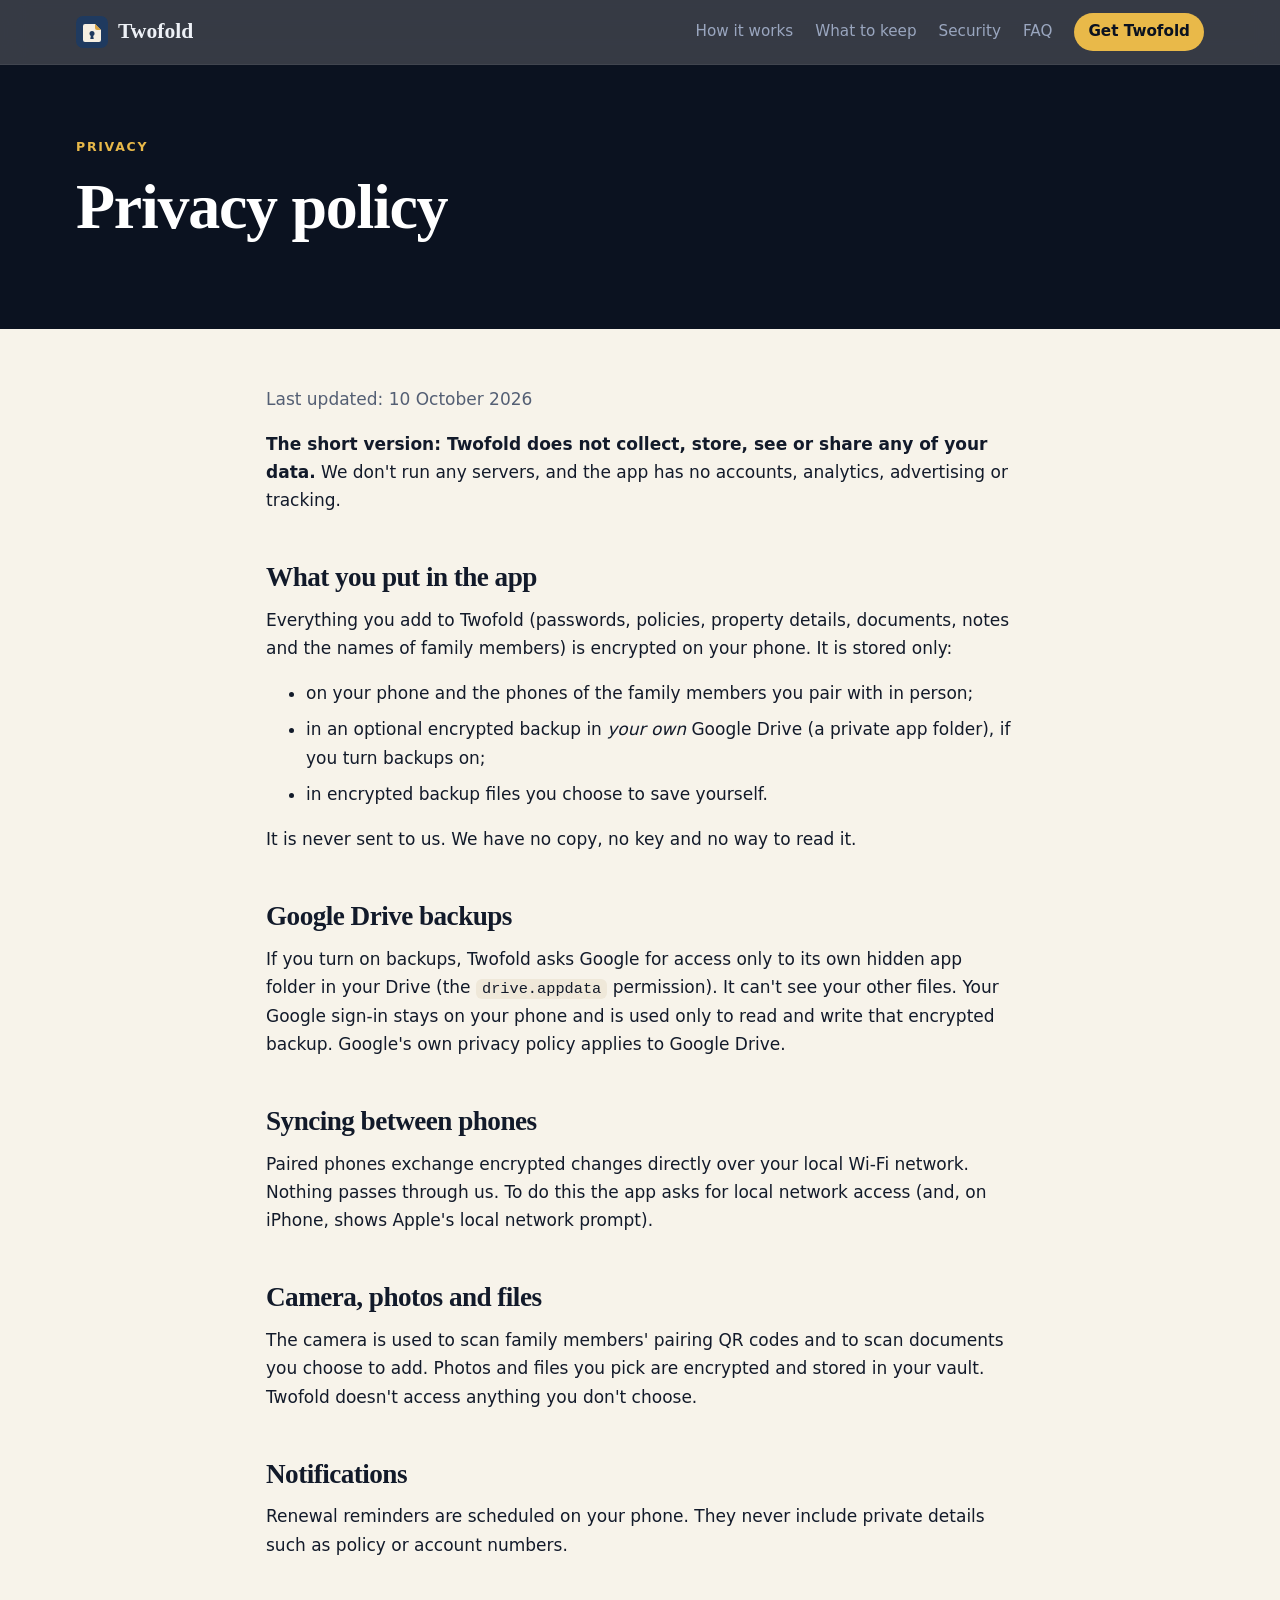
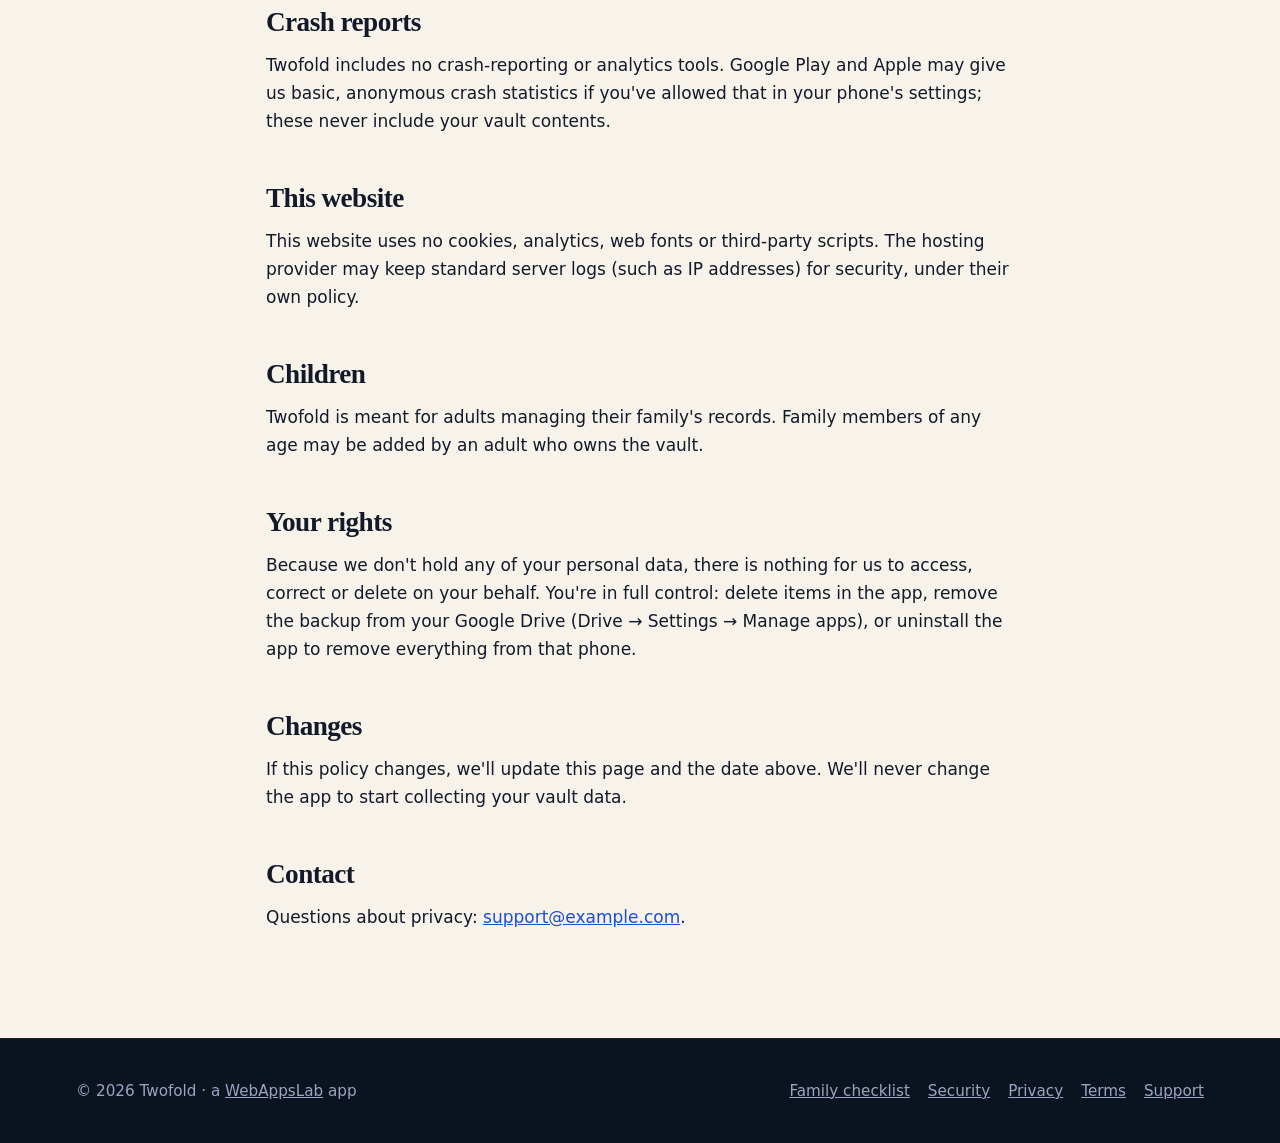
<file: website/privacy.html>
<!doctype html>
<html lang="en">
<head>
  <meta charset="utf-8">
  <meta name="viewport" content="width=device-width, initial-scale=1">
  <title>Privacy Policy | Twofold Collects No Data</title>
  <meta name="description" content="Twofold collects no personal data. Your vault is encrypted on your phones and in your own backup; there are no Twofold servers, accounts, analytics or ads.">
  <meta name="robots" content="index, follow, max-image-preview:large, max-snippet:-1">
  <meta name="author" content="WebAppsLab">
  <meta name="application-name" content="Twofold">
  <meta name="apple-mobile-web-app-title" content="Twofold">
  <meta name="theme-color" content="#0b1220">
  <meta name="format-detection" content="telephone=no">
  <link rel="canonical" href="https://twofold.webappslab.com/privacy.html">

  <meta property="og:type" content="website">
  <meta property="og:site_name" content="Twofold">
  <meta property="og:title" content="Privacy Policy | Twofold Collects No Data">
  <meta property="og:description" content="Twofold collects no personal data. Your vault is encrypted on your phones and in your own backup; there are no Twofold servers, accounts, analytics or ads.">
  <meta property="og:url" content="https://twofold.webappslab.com/privacy.html">
  <meta property="og:locale" content="en_US">
  <meta property="og:image" content="https://twofold.webappslab.com/assets/og-image.jpg">
  <meta property="og:image:type" content="image/jpeg">
  <meta property="og:image:width" content="1200">
  <meta property="og:image:height" content="630">
  <meta property="og:image:alt" content="Twofold, the encrypted family vault: no servers, no accounts, Android and iPhone">
  <meta name="twitter:card" content="summary_large_image">
  <meta name="twitter:title" content="Privacy Policy | Twofold Collects No Data">
  <meta name="twitter:description" content="Twofold collects no personal data. Your vault is encrypted on your phones and in your own backup; there are no Twofold servers, accounts, analytics or ads.">
  <meta name="twitter:image" content="https://twofold.webappslab.com/assets/og-image.jpg">
  <meta name="twitter:image:alt" content="Twofold, the encrypted family vault">

  <link rel="icon" href="favicon.ico" sizes="48x48">
  <link rel="icon" href="assets/logo.svg" type="image/svg+xml">
  <link rel="apple-touch-icon" href="assets/apple-touch-icon.png">
  <link rel="manifest" href="site.webmanifest">
  <link rel="sitemap" type="application/xml" href="sitemap.xml">
  <link rel="stylesheet" href="style.css">

  <script type="application/ld+json">
  {
    "@context": "https://schema.org",
    "@graph": [
      {
        "@type": "BreadcrumbList",
        "itemListElement": [
          {
            "@type": "ListItem",
            "position": 1,
            "name": "Twofold",
            "item": "https://twofold.webappslab.com/"
          },
          {
            "@type": "ListItem",
            "position": 2,
            "name": "Privacy policy",
            "item": "https://twofold.webappslab.com/privacy.html"
          }
        ]
      }
    ]
  }
  </script>
</head>
<body>
  <header class="site-header">
    <div class="wrap">
      <a class="brand" href="./"><img src="assets/logo.svg" alt="" width="32" height="32">Twofold</a>
      <nav class="nav" aria-label="Main">
        <a href="./#how">How it works</a>
        <a href="./#keep">What to keep</a>
        <a href="security.html">Security</a>
        <a href="./#faq">FAQ</a>
        <a class="pill" href="./#get">Get Twofold</a>
      </nav>
    </div>
  </header>

  <div class="dark">
    <section class="page-hero">
      <div class="wrap">
        <span class="kicker">Privacy</span>
        <h1>Privacy policy</h1>
      </div>
    </section>
  </div>

  <main class="page">
    <div class="wrap">
      <p class="updated">Last updated: 10 October 2026</p>

      <p><strong>The short version: Twofold does not collect, store, see or share any of your data.</strong> We don't run any servers, and the app has no accounts, analytics, advertising or tracking.</p>

      <h2>What you put in the app</h2>
      <p>Everything you add to Twofold (passwords, policies, property details, documents, notes and the names of family members) is encrypted on your phone. It is stored only:</p>
      <ul>
        <li>on your phone and the phones of the family members you pair with in person;</li>
        <li>in an optional encrypted backup in <em>your own</em> Google Drive (a private app folder), if you turn backups on;</li>
        <li>in encrypted backup files you choose to save yourself.</li>
      </ul>
      <p>It is never sent to us. We have no copy, no key and no way to read it.</p>

      <h2>Google Drive backups</h2>
      <p>If you turn on backups, Twofold asks Google for access only to its own hidden app folder in your Drive (the <code>drive.appdata</code> permission). It can't see your other files. Your Google sign-in stays on your phone and is used only to read and write that encrypted backup. Google's own privacy policy applies to Google Drive.</p>

      <h2>Syncing between phones</h2>
      <p>Paired phones exchange encrypted changes directly over your local Wi-Fi network. Nothing passes through us. To do this the app asks for local network access (and, on iPhone, shows Apple's local network prompt).</p>

      <h2>Camera, photos and files</h2>
      <p>The camera is used to scan family members' pairing QR codes and to scan documents you choose to add. Photos and files you pick are encrypted and stored in your vault. Twofold doesn't access anything you don't choose.</p>

      <h2>Notifications</h2>
      <p>Renewal reminders are scheduled on your phone. They never include private details such as policy or account numbers.</p>

      <h2>Crash reports</h2>
      <p>Twofold includes no crash-reporting or analytics tools. Google Play and Apple may give us basic, anonymous crash statistics if you've allowed that in your phone's settings; these never include your vault contents.</p>

      <h2>This website</h2>
      <p>This website uses no cookies, analytics, web fonts or third-party scripts. The hosting provider may keep standard server logs (such as IP addresses) for security, under their own policy.</p>

      <h2>Children</h2>
      <p>Twofold is meant for adults managing their family's records. Family members of any age may be added by an adult who owns the vault.</p>

      <h2>Your rights</h2>
      <p>Because we don't hold any of your personal data, there is nothing for us to access, correct or delete on your behalf. You're in full control: delete items in the app, remove the backup from your Google Drive (Drive → Settings → Manage apps), or uninstall the app to remove everything from that phone.</p>

      <h2>Changes</h2>
      <p>If this policy changes, we'll update this page and the date above. We'll never change the app to start collecting your vault data.</p>

      <h2>Contact</h2>
      <p>Questions about privacy: <a href="mailto:support@example.com">support@example.com</a>.</p>
    </div>
  </main>

  <footer class="site-footer">
    <div class="wrap">
      <span>© 2026 Twofold · a <a href="https://webappslab.com">WebAppsLab</a> app</span>
      <nav aria-label="Footer">
        <a href="checklist.html">Family checklist</a>
        <a href="security.html">Security</a>
        <a href="privacy.html">Privacy</a>
        <a href="terms.html">Terms</a>
        <a href="support.html">Support</a>
      </nav>
    </div>
  </footer>
</body>
</html>
</file>
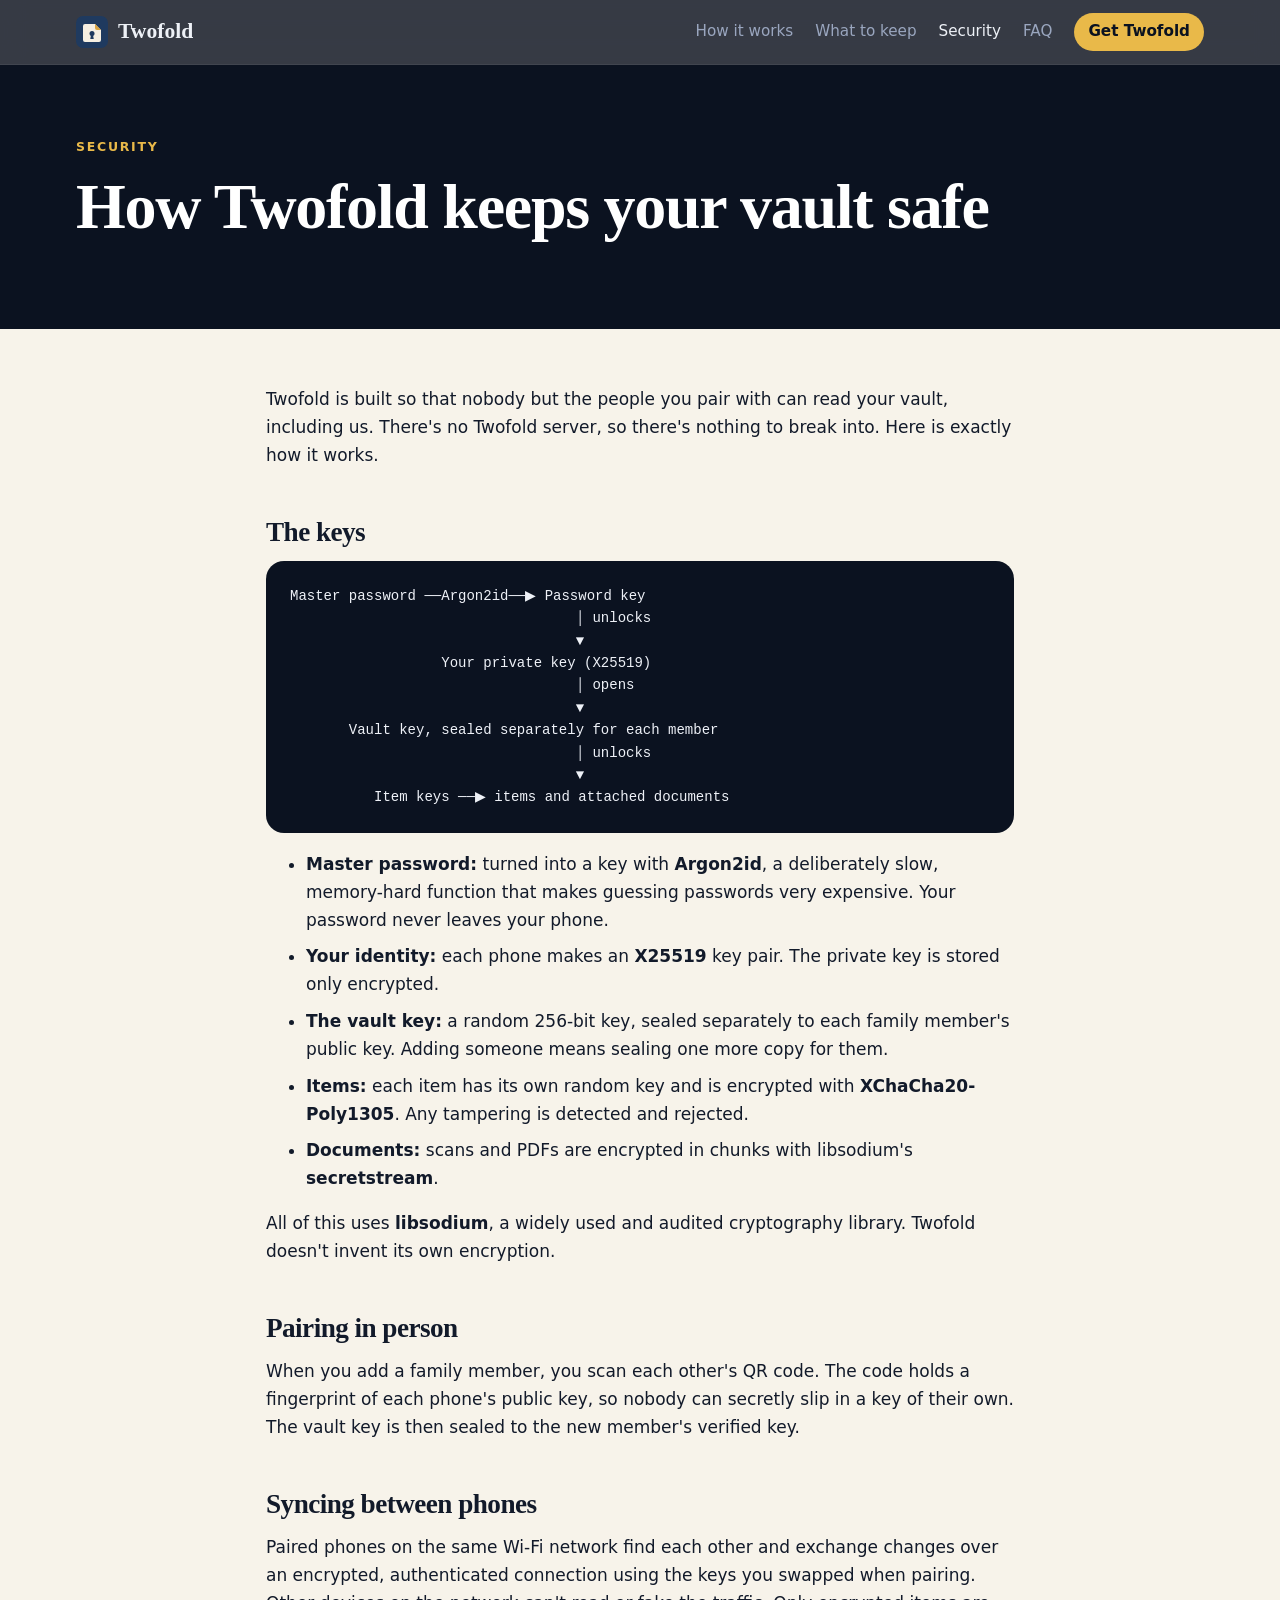
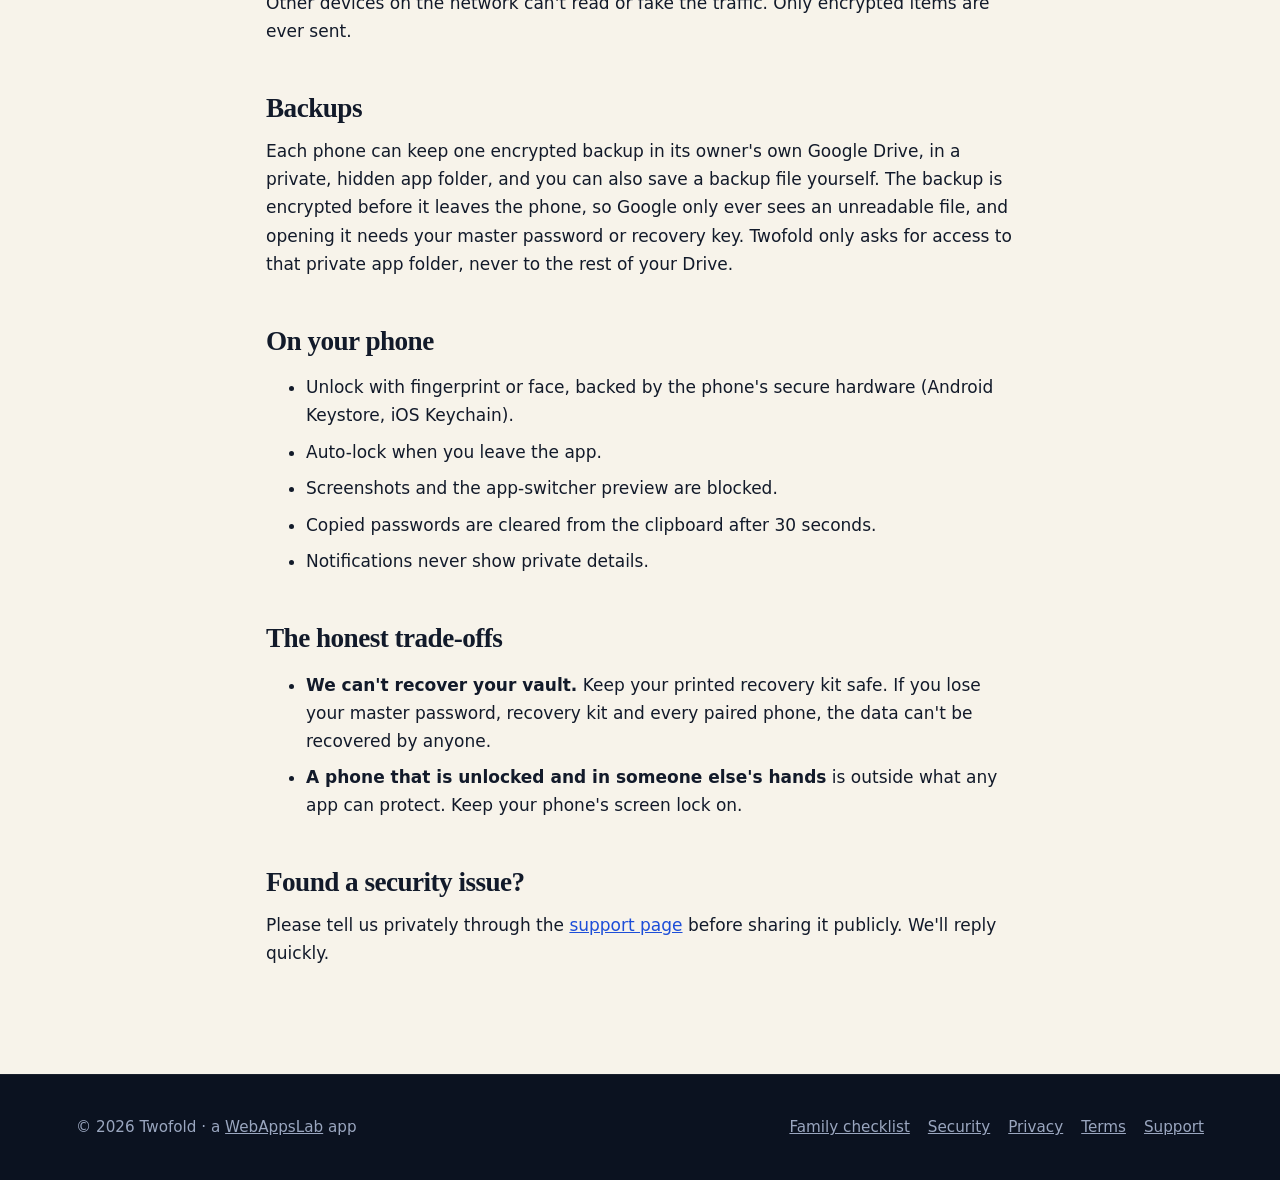
<file: website/security.html>
<!doctype html>
<html lang="en">
<head>
  <meta charset="utf-8">
  <meta name="viewport" content="width=device-width, initial-scale=1">
  <title>How Twofold Encrypts Your Family Vault | Security</title>
  <meta name="description" content="How Twofold protects your family vault: Argon2id, X25519 and XChaCha20-Poly1305 from libsodium, in-person pairing and phone-to-phone sync, with no servers involved.">
  <meta name="robots" content="index, follow, max-image-preview:large, max-snippet:-1">
  <meta name="author" content="WebAppsLab">
  <meta name="application-name" content="Twofold">
  <meta name="apple-mobile-web-app-title" content="Twofold">
  <meta name="theme-color" content="#0b1220">
  <meta name="format-detection" content="telephone=no">
  <link rel="canonical" href="https://twofold.webappslab.com/security.html">

  <meta property="og:type" content="article">
  <meta property="og:site_name" content="Twofold">
  <meta property="og:title" content="How Twofold Encrypts Your Family Vault | Security">
  <meta property="og:description" content="How Twofold protects your family vault: Argon2id, X25519 and XChaCha20-Poly1305 from libsodium, in-person pairing and phone-to-phone sync, with no servers involved.">
  <meta property="og:url" content="https://twofold.webappslab.com/security.html">
  <meta property="og:locale" content="en_US">
  <meta property="og:image" content="https://twofold.webappslab.com/assets/og-image.jpg">
  <meta property="og:image:type" content="image/jpeg">
  <meta property="og:image:width" content="1200">
  <meta property="og:image:height" content="630">
  <meta property="og:image:alt" content="Twofold, the encrypted family vault: no servers, no accounts, Android and iPhone">
  <meta property="article:modified_time" content="2026-10-13">
  <meta name="twitter:card" content="summary_large_image">
  <meta name="twitter:title" content="How Twofold Encrypts Your Family Vault | Security">
  <meta name="twitter:description" content="How Twofold protects your family vault: Argon2id, X25519 and XChaCha20-Poly1305 from libsodium, in-person pairing and phone-to-phone sync, with no servers involved.">
  <meta name="twitter:image" content="https://twofold.webappslab.com/assets/og-image.jpg">
  <meta name="twitter:image:alt" content="Twofold, the encrypted family vault">

  <link rel="icon" href="favicon.ico" sizes="48x48">
  <link rel="icon" href="assets/logo.svg" type="image/svg+xml">
  <link rel="apple-touch-icon" href="assets/apple-touch-icon.png">
  <link rel="manifest" href="site.webmanifest">
  <link rel="sitemap" type="application/xml" href="sitemap.xml">
  <link rel="stylesheet" href="style.css">

  <script type="application/ld+json">
  {
    "@context": "https://schema.org",
    "@graph": [
      {
        "@type": "TechArticle",
        "headline": "How Twofold keeps your vault safe",
        "description": "How Twofold protects your family vault: Argon2id, X25519 and XChaCha20-Poly1305 from libsodium, in-person pairing and phone-to-phone sync, with no servers involved.",
        "url": "https://twofold.webappslab.com/security.html",
        "mainEntityOfPage": "https://twofold.webappslab.com/security.html",
        "image": "https://twofold.webappslab.com/assets/og-image.jpg",
        "inLanguage": "en",
        "datePublished": "2026-10-10",
        "dateModified": "2026-10-13",
        "author": {
          "@id": "https://twofold.webappslab.com/#org"
        },
        "publisher": {
          "@type": "Organization",
          "@id": "https://twofold.webappslab.com/#org",
          "name": "WebAppsLab",
          "url": "https://webappslab.com"
        }
      },
      {
        "@type": "BreadcrumbList",
        "itemListElement": [
          {
            "@type": "ListItem",
            "position": 1,
            "name": "Twofold",
            "item": "https://twofold.webappslab.com/"
          },
          {
            "@type": "ListItem",
            "position": 2,
            "name": "Security",
            "item": "https://twofold.webappslab.com/security.html"
          }
        ]
      }
    ]
  }
  </script>
</head>
<body>
  <header class="site-header">
    <div class="wrap">
      <a class="brand" href="./"><img src="assets/logo.svg" alt="" width="32" height="32">Twofold</a>
      <nav class="nav" aria-label="Main">
        <a href="./#how">How it works</a>
        <a href="./#keep">What to keep</a>
        <a href="security.html" aria-current="page">Security</a>
        <a href="./#faq">FAQ</a>
        <a class="pill" href="./#get">Get Twofold</a>
      </nav>
    </div>
  </header>

  <div class="dark">
    <section class="page-hero">
      <div class="wrap">
        <span class="kicker">Security</span>
        <h1>How Twofold keeps your vault safe</h1>
      </div>
    </section>
  </div>

  <main class="page">
    <div class="wrap">
      <p>Twofold is built so that nobody but the people you pair with can read your vault, including us. There's no Twofold server, so there's nothing to break into. Here is exactly how it works.</p>

      <h2>The keys</h2>
      <div class="diagram">
<pre>Master password ──Argon2id──▶ Password key
                                  │ unlocks
                                  ▼
                  Your private key (X25519)
                                  │ opens
                                  ▼
       Vault key, sealed separately for each member
                                  │ unlocks
                                  ▼
          Item keys ──▶ items and attached documents</pre>
      </div>
      <ul>
        <li><strong>Master password:</strong> turned into a key with <strong>Argon2id</strong>, a deliberately slow, memory-hard function that makes guessing passwords very expensive. Your password never leaves your phone.</li>
        <li><strong>Your identity:</strong> each phone makes an <strong>X25519</strong> key pair. The private key is stored only encrypted.</li>
        <li><strong>The vault key:</strong> a random 256-bit key, sealed separately to each family member's public key. Adding someone means sealing one more copy for them.</li>
        <li><strong>Items:</strong> each item has its own random key and is encrypted with <strong>XChaCha20-Poly1305</strong>. Any tampering is detected and rejected.</li>
        <li><strong>Documents:</strong> scans and PDFs are encrypted in chunks with libsodium's <strong>secretstream</strong>.</li>
      </ul>
      <p>All of this uses <strong>libsodium</strong>, a widely used and audited cryptography library. Twofold doesn't invent its own encryption.</p>

      <h2>Pairing in person</h2>
      <p>When you add a family member, you scan each other's QR code. The code holds a fingerprint of each phone's public key, so nobody can secretly slip in a key of their own. The vault key is then sealed to the new member's verified key.</p>

      <h2>Syncing between phones</h2>
      <p>Paired phones on the same Wi-Fi network find each other and exchange changes over an encrypted, authenticated connection using the keys you swapped when pairing. Other devices on the network can't read or fake the traffic. Only encrypted items are ever sent.</p>

      <h2>Backups</h2>
      <p>Each phone can keep one encrypted backup in its owner's own Google Drive, in a private, hidden app folder, and you can also save a backup file yourself. The backup is encrypted before it leaves the phone, so Google only ever sees an unreadable file, and opening it needs your master password or recovery key. Twofold only asks for access to that private app folder, never to the rest of your Drive.</p>

      <h2>On your phone</h2>
      <ul>
        <li>Unlock with fingerprint or face, backed by the phone's secure hardware (Android Keystore, iOS Keychain).</li>
        <li>Auto-lock when you leave the app.</li>
        <li>Screenshots and the app-switcher preview are blocked.</li>
        <li>Copied passwords are cleared from the clipboard after 30 seconds.</li>
        <li>Notifications never show private details.</li>
      </ul>

      <h2>The honest trade-offs</h2>
      <ul>
        <li><strong>We can't recover your vault.</strong> Keep your printed recovery kit safe. If you lose your master password, recovery kit and every paired phone, the data can't be recovered by anyone.</li>
        <li><strong>A phone that is unlocked and in someone else's hands</strong> is outside what any app can protect. Keep your phone's screen lock on.</li>
      </ul>

      <h2>Found a security issue?</h2>
      <p>Please tell us privately through the <a href="support.html">support page</a> before sharing it publicly. We'll reply quickly.</p>
    </div>
  </main>

  <footer class="site-footer">
    <div class="wrap">
      <span>© 2026 Twofold · a <a href="https://webappslab.com">WebAppsLab</a> app</span>
      <nav aria-label="Footer">
        <a href="checklist.html">Family checklist</a>
        <a href="security.html">Security</a>
        <a href="privacy.html">Privacy</a>
        <a href="terms.html">Terms</a>
        <a href="support.html">Support</a>
      </nav>
    </div>
  </footer>
</body>
</html>
</file>
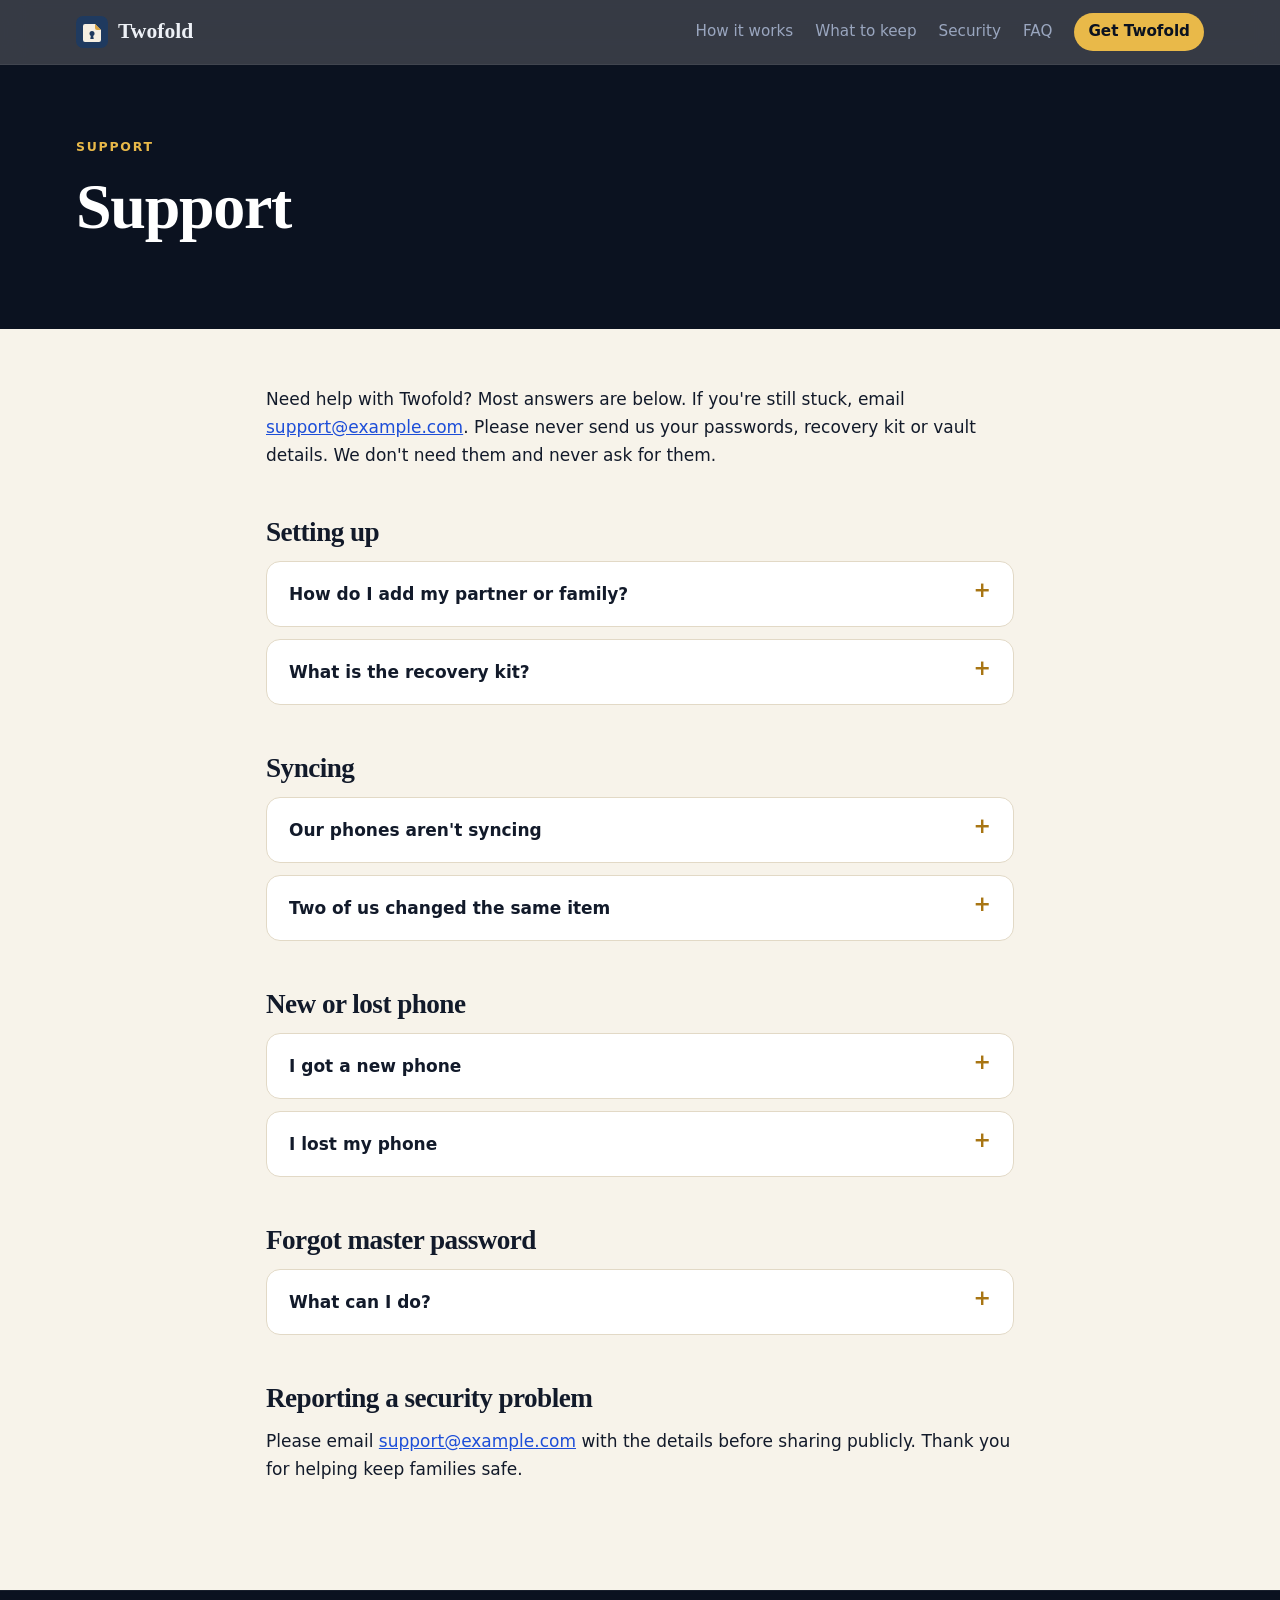
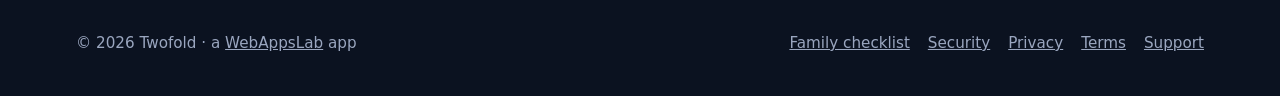
<file: website/support.html>
<!doctype html>
<html lang="en">
<head>
  <meta charset="utf-8">
  <meta name="viewport" content="width=device-width, initial-scale=1">
  <title>Twofold Help: Setup, Pairing, Sync and Restore</title>
  <meta name="description" content="Answers for setting up Twofold, adding family members, syncing phones over Wi-Fi, moving to a new phone, restoring a backup and a forgotten master password.">
  <meta name="robots" content="index, follow, max-image-preview:large, max-snippet:-1">
  <meta name="author" content="WebAppsLab">
  <meta name="application-name" content="Twofold">
  <meta name="apple-mobile-web-app-title" content="Twofold">
  <meta name="theme-color" content="#0b1220">
  <meta name="format-detection" content="telephone=no">
  <link rel="canonical" href="https://twofold.webappslab.com/support.html">

  <meta property="og:type" content="website">
  <meta property="og:site_name" content="Twofold">
  <meta property="og:title" content="Twofold Help: Setup, Pairing, Sync and Restore">
  <meta property="og:description" content="Answers for setting up Twofold, adding family members, syncing phones over Wi-Fi, moving to a new phone, restoring a backup and a forgotten master password.">
  <meta property="og:url" content="https://twofold.webappslab.com/support.html">
  <meta property="og:locale" content="en_US">
  <meta property="og:image" content="https://twofold.webappslab.com/assets/og-image.jpg">
  <meta property="og:image:type" content="image/jpeg">
  <meta property="og:image:width" content="1200">
  <meta property="og:image:height" content="630">
  <meta property="og:image:alt" content="Twofold, the encrypted family vault: no servers, no accounts, Android and iPhone">
  <meta name="twitter:card" content="summary_large_image">
  <meta name="twitter:title" content="Twofold Help: Setup, Pairing, Sync and Restore">
  <meta name="twitter:description" content="Answers for setting up Twofold, adding family members, syncing phones over Wi-Fi, moving to a new phone, restoring a backup and a forgotten master password.">
  <meta name="twitter:image" content="https://twofold.webappslab.com/assets/og-image.jpg">
  <meta name="twitter:image:alt" content="Twofold, the encrypted family vault">

  <link rel="icon" href="favicon.ico" sizes="48x48">
  <link rel="icon" href="assets/logo.svg" type="image/svg+xml">
  <link rel="apple-touch-icon" href="assets/apple-touch-icon.png">
  <link rel="manifest" href="site.webmanifest">
  <link rel="sitemap" type="application/xml" href="sitemap.xml">
  <link rel="stylesheet" href="style.css">

  <script type="application/ld+json">
  {
    "@context": "https://schema.org",
    "@graph": [
      {
        "@type": "BreadcrumbList",
        "itemListElement": [
          {
            "@type": "ListItem",
            "position": 1,
            "name": "Twofold",
            "item": "https://twofold.webappslab.com/"
          },
          {
            "@type": "ListItem",
            "position": 2,
            "name": "Support",
            "item": "https://twofold.webappslab.com/support.html"
          }
        ]
      }
    ]
  }
  </script>
</head>
<body>
  <header class="site-header">
    <div class="wrap">
      <a class="brand" href="./"><img src="assets/logo.svg" alt="" width="32" height="32">Twofold</a>
      <nav class="nav" aria-label="Main">
        <a href="./#how">How it works</a>
        <a href="./#keep">What to keep</a>
        <a href="security.html">Security</a>
        <a href="./#faq">FAQ</a>
        <a class="pill" href="./#get">Get Twofold</a>
      </nav>
    </div>
  </header>

  <div class="dark">
    <section class="page-hero">
      <div class="wrap">
        <span class="kicker">Support</span>
        <h1>Support</h1>
      </div>
    </section>
  </div>

  <main class="page">
    <div class="wrap">
      <p>Need help with Twofold? Most answers are below. If you're still stuck, email <a href="mailto:support@example.com">support@example.com</a>. Please never send us your passwords, recovery kit or vault details. We don't need them and never ask for them.</p>

      <h2>Setting up</h2>
      <details><summary>How do I add my partner or family?</summary><p>Open <strong>Family → Add member</strong> on your phone, and on theirs choose <strong>Join my family's vault</strong>. Scan their code, pick their role (Owner, Editor or Viewer) and add them; then they scan yours. Check both phones show the same pair number.</p></details>
      <details><summary>What is the recovery kit?</summary><p>A printable page with your recovery key: 14 short groups of letters and numbers. With it you can open your vault on a new phone even if you forget your master password. Print it, and keep it with your important papers or in a bank locker.</p></details>

      <h2>Syncing</h2>
      <details><summary>Our phones aren't syncing</summary><p>Make sure both phones are on the same Wi-Fi network with Twofold open, then tap <strong>Sync</strong> on the Family tab. On iPhone, check <strong>Settings → Twofold → Local Network</strong> is on. Some guest or office networks block phones from seeing each other; home Wi-Fi works best.</p></details>
      <details><summary>Two of us changed the same item</summary><p>Twofold keeps both versions and marks one as a conflict copy, so nothing is lost. Open it, keep the right details and delete the other.</p></details>

      <h2>New or lost phone</h2>
      <details><summary>I got a new phone</summary><p>Install Twofold and choose <strong>Restore from a backup</strong>. Pick your Google Drive (sign in to the same Google account) or a backup file you saved, then enter your master password or recovery key. You can also choose <strong>Join my family's vault</strong> and pair again with a family member's phone.</p></details>
      <details><summary>I lost my phone</summary><p>Your vault on it is encrypted and locked. From another family member's phone, open <strong>Family</strong> and remove the lost phone. Twofold will then change the vault key so the old phone can't receive future changes.</p></details>

      <h2>Forgot master password</h2>
      <details><summary>What can I do?</summary><p>Use your recovery kit. Without the master password, the recovery kit or another paired phone, the vault can't be opened by anyone, including us. That's what keeps it private.</p></details>

      <h2>Reporting a security problem</h2>
      <p>Please email <a href="mailto:support@example.com">support@example.com</a> with the details before sharing publicly. Thank you for helping keep families safe.</p>
    </div>
  </main>

  <footer class="site-footer">
    <div class="wrap">
      <span>© 2026 Twofold · a <a href="https://webappslab.com">WebAppsLab</a> app</span>
      <nav aria-label="Footer">
        <a href="checklist.html">Family checklist</a>
        <a href="security.html">Security</a>
        <a href="privacy.html">Privacy</a>
        <a href="terms.html">Terms</a>
        <a href="support.html">Support</a>
      </nav>
    </div>
  </footer>
</body>
</html>
</file>
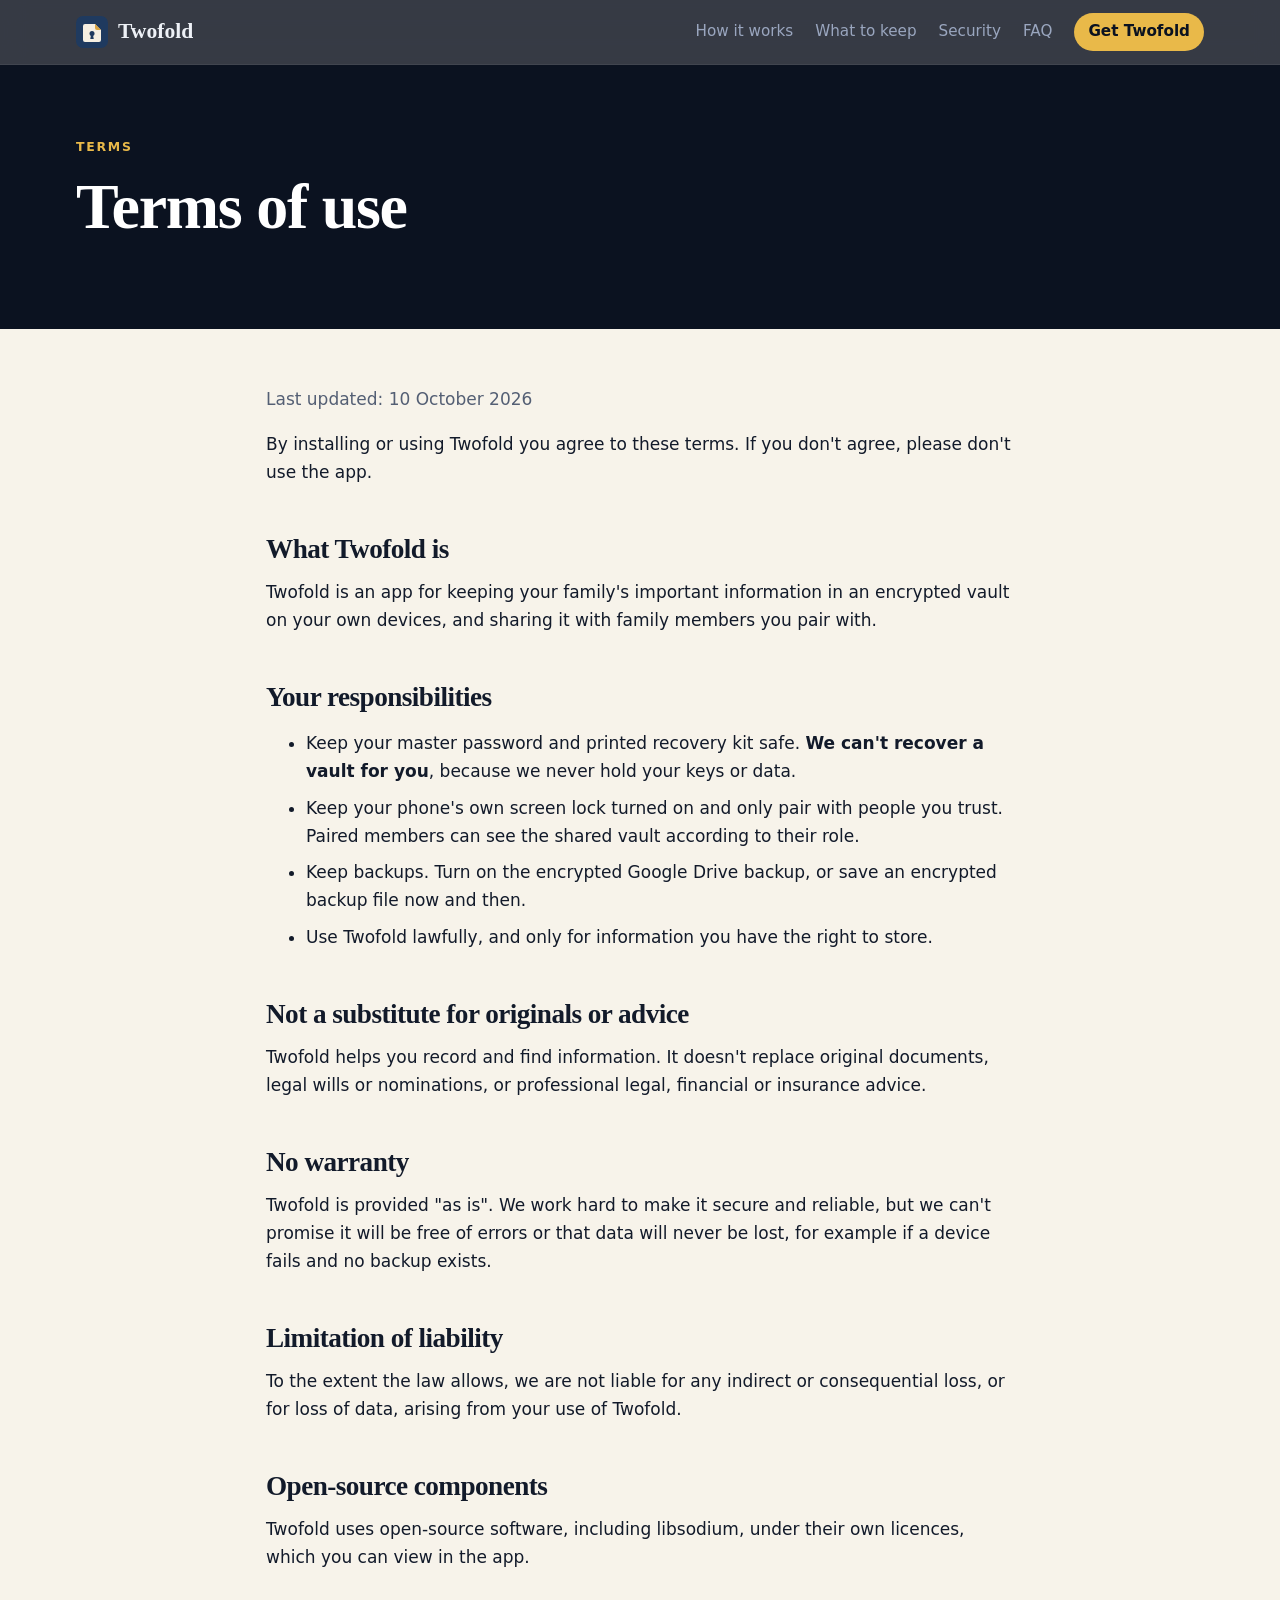
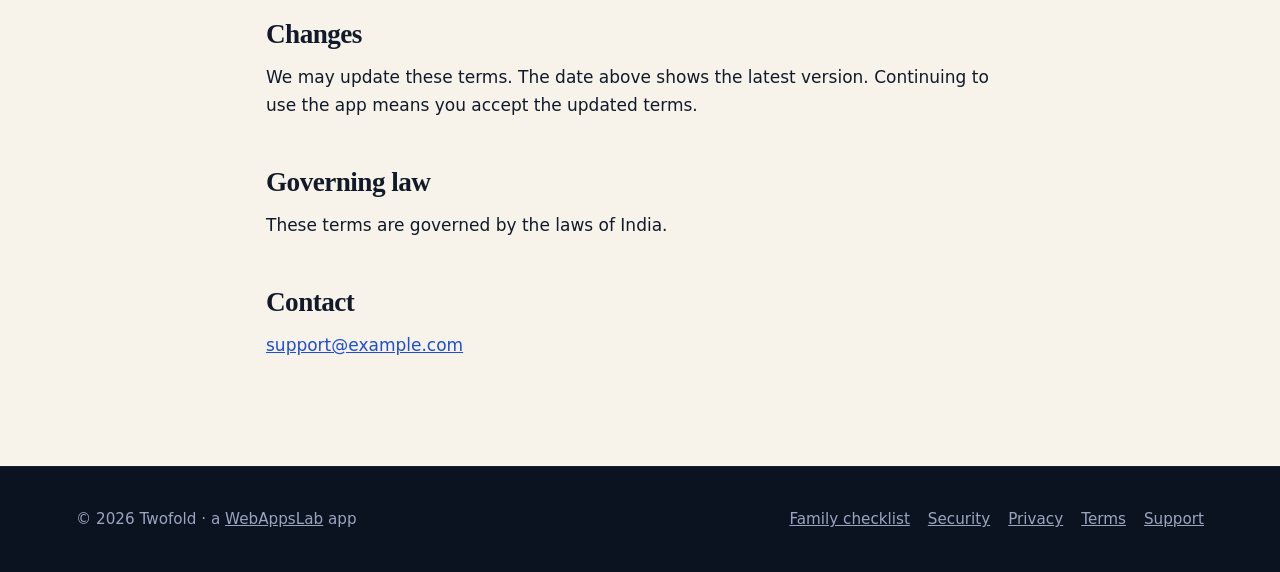
<file: website/terms.html>
<!doctype html>
<html lang="en">
<head>
  <meta charset="utf-8">
  <meta name="viewport" content="width=device-width, initial-scale=1">
  <title>Terms of Use | Twofold</title>
  <meta name="description" content="Terms of use for Twofold, the encrypted family vault app for Android and iPhone.">
  <meta name="robots" content="index, follow, max-image-preview:large, max-snippet:-1">
  <meta name="author" content="WebAppsLab">
  <meta name="application-name" content="Twofold">
  <meta name="apple-mobile-web-app-title" content="Twofold">
  <meta name="theme-color" content="#0b1220">
  <meta name="format-detection" content="telephone=no">
  <link rel="canonical" href="https://twofold.webappslab.com/terms.html">

  <meta property="og:type" content="website">
  <meta property="og:site_name" content="Twofold">
  <meta property="og:title" content="Terms of Use | Twofold">
  <meta property="og:description" content="Terms of use for Twofold, the encrypted family vault app for Android and iPhone.">
  <meta property="og:url" content="https://twofold.webappslab.com/terms.html">
  <meta property="og:locale" content="en_US">
  <meta property="og:image" content="https://twofold.webappslab.com/assets/og-image.jpg">
  <meta property="og:image:type" content="image/jpeg">
  <meta property="og:image:width" content="1200">
  <meta property="og:image:height" content="630">
  <meta property="og:image:alt" content="Twofold, the encrypted family vault: no servers, no accounts, Android and iPhone">
  <meta name="twitter:card" content="summary_large_image">
  <meta name="twitter:title" content="Terms of Use | Twofold">
  <meta name="twitter:description" content="Terms of use for Twofold, the encrypted family vault app for Android and iPhone.">
  <meta name="twitter:image" content="https://twofold.webappslab.com/assets/og-image.jpg">
  <meta name="twitter:image:alt" content="Twofold, the encrypted family vault">

  <link rel="icon" href="favicon.ico" sizes="48x48">
  <link rel="icon" href="assets/logo.svg" type="image/svg+xml">
  <link rel="apple-touch-icon" href="assets/apple-touch-icon.png">
  <link rel="manifest" href="site.webmanifest">
  <link rel="sitemap" type="application/xml" href="sitemap.xml">
  <link rel="stylesheet" href="style.css">

  <script type="application/ld+json">
  {
    "@context": "https://schema.org",
    "@graph": [
      {
        "@type": "BreadcrumbList",
        "itemListElement": [
          {
            "@type": "ListItem",
            "position": 1,
            "name": "Twofold",
            "item": "https://twofold.webappslab.com/"
          },
          {
            "@type": "ListItem",
            "position": 2,
            "name": "Terms of use",
            "item": "https://twofold.webappslab.com/terms.html"
          }
        ]
      }
    ]
  }
  </script>
</head>
<body>
  <header class="site-header">
    <div class="wrap">
      <a class="brand" href="./"><img src="assets/logo.svg" alt="" width="32" height="32">Twofold</a>
      <nav class="nav" aria-label="Main">
        <a href="./#how">How it works</a>
        <a href="./#keep">What to keep</a>
        <a href="security.html">Security</a>
        <a href="./#faq">FAQ</a>
        <a class="pill" href="./#get">Get Twofold</a>
      </nav>
    </div>
  </header>

  <div class="dark">
    <section class="page-hero">
      <div class="wrap">
        <span class="kicker">Terms</span>
        <h1>Terms of use</h1>
      </div>
    </section>
  </div>

  <main class="page">
    <div class="wrap">
      <p class="updated">Last updated: 10 October 2026</p>

      <p>By installing or using Twofold you agree to these terms. If you don't agree, please don't use the app.</p>

      <h2>What Twofold is</h2>
      <p>Twofold is an app for keeping your family's important information in an encrypted vault on your own devices, and sharing it with family members you pair with.</p>

      <h2>Your responsibilities</h2>
      <ul>
        <li>Keep your master password and printed recovery kit safe. <strong>We can't recover a vault for you</strong>, because we never hold your keys or data.</li>
        <li>Keep your phone's own screen lock turned on and only pair with people you trust. Paired members can see the shared vault according to their role.</li>
        <li>Keep backups. Turn on the encrypted Google Drive backup, or save an encrypted backup file now and then.</li>
        <li>Use Twofold lawfully, and only for information you have the right to store.</li>
      </ul>

      <h2>Not a substitute for originals or advice</h2>
      <p>Twofold helps you record and find information. It doesn't replace original documents, legal wills or nominations, or professional legal, financial or insurance advice.</p>

      <h2>No warranty</h2>
      <p>Twofold is provided "as is". We work hard to make it secure and reliable, but we can't promise it will be free of errors or that data will never be lost, for example if a device fails and no backup exists.</p>

      <h2>Limitation of liability</h2>
      <p>To the extent the law allows, we are not liable for any indirect or consequential loss, or for loss of data, arising from your use of Twofold.</p>

      <h2>Open-source components</h2>
      <p>Twofold uses open-source software, including libsodium, under their own licences, which you can view in the app.</p>

      <h2>Changes</h2>
      <p>We may update these terms. The date above shows the latest version. Continuing to use the app means you accept the updated terms.</p>

      <h2>Governing law</h2>
      <p>These terms are governed by the laws of India.</p>

      <h2>Contact</h2>
      <p><a href="mailto:support@example.com">support@example.com</a></p>
    </div>
  </main>

  <footer class="site-footer">
    <div class="wrap">
      <span>© 2026 Twofold · a <a href="https://webappslab.com">WebAppsLab</a> app</span>
      <nav aria-label="Footer">
        <a href="checklist.html">Family checklist</a>
        <a href="security.html">Security</a>
        <a href="privacy.html">Privacy</a>
        <a href="terms.html">Terms</a>
        <a href="support.html">Support</a>
      </nav>
    </div>
  </footer>
</body>
</html>
</file>
<file: website/style.css>
/* Twofold website. No web fonts, no trackers, no third-party requests. */

:root {
  --ink: #0b1220;
  --ink-2: #111a2e;
  --ink-3: #1a2540;
  --gold: #e9b949;
  --gold-2: #f6d27a;
  --teal: #4fd1c5;
  --on-ink: #eef1f7;
  --on-ink-muted: #9aa6bf;

  --bg: #f7f3ea;
  --surface: #ffffff;
  --surface-2: #efe8d9;
  --text: #121a2a;
  --muted: #545f74;
  --border: #e2d9c6;
  --link: #1d4ed8;
  --accent: #a87513;
  --ok: #1f7a4c;

  --serif: "Iowan Old Style", "Palatino Linotype", Palatino, "Book Antiqua", Georgia, serif;
  --sans: system-ui, -apple-system, "Segoe UI", Roboto, "Helvetica Neue", Arial, sans-serif;
  --mono: ui-monospace, SFMono-Regular, Menlo, Consolas, monospace;
  --radius: 18px;
  --max: 1160px;
  color-scheme: light;
}

@media (prefers-color-scheme: dark) {
  :root:not([data-theme="light"]) {
    --bg: #0e1526;
    --surface: #151f35;
    --surface-2: #1b2742;
    --text: #e9edf5;
    --muted: #a3afc6;
    --border: #273352;
    --link: #8fb4ff;
    --accent: #f0c561;
    --ok: #5fd39a;
    color-scheme: dark;
  }
}

:root[data-theme="dark"] {
  --bg: #0e1526;
  --surface: #151f35;
  --surface-2: #1b2742;
  --text: #e9edf5;
  --muted: #a3afc6;
  --border: #273352;
  --link: #8fb4ff;
  --accent: #f0c561;
  --ok: #5fd39a;
  color-scheme: dark;
}

*,
*::before,
*::after { box-sizing: border-box; }

html { -webkit-text-size-adjust: 100%; scroll-behavior: smooth; }

body {
  margin: 0;
  background: var(--bg);
  color: var(--text);
  font: 17px/1.65 var(--sans);
  overflow-x: hidden;
}

a { color: var(--link); }
a:hover { text-decoration-thickness: 2px; }

h1, h2, h3 { line-height: 1.08; margin: 0 0 .5em; }
h1, h2 { font-family: var(--serif); font-weight: 600; letter-spacing: -.02em; }
h1 { font-size: clamp(2.6rem, 7.5vw, 5.4rem); }
h2 { font-size: clamp(2rem, 5vw, 3.2rem); }
h3 { font-size: 1.15rem; line-height: 1.3; }
p { margin: 0 0 1em; }
em.gold { font-style: italic; color: var(--gold); }

.wrap { max-width: var(--max); margin: 0 auto; padding: 0 16px; }

/* ---------- Header ---------- */
.site-header { position: sticky; top: 0; z-index: 10; background: rgba(11, 18, 32, .82); backdrop-filter: blur(12px); -webkit-backdrop-filter: blur(12px); border-bottom: 1px solid rgba(255, 255, 255, .06); }
.site-header .wrap { display: flex; align-items: center; justify-content: space-between; gap: 16px; min-height: 64px; }
.brand { display: flex; align-items: center; gap: 10px; font-family: var(--serif); font-weight: 600; font-size: 1.35rem; color: var(--on-ink); text-decoration: none; }
.brand img { width: 32px; height: 32px; }
.nav { display: flex; gap: 22px; flex-wrap: wrap; align-items: center; }
.nav a { color: var(--on-ink-muted); text-decoration: none; font-size: .95rem; }
.nav a:hover, .nav a[aria-current="page"] { color: var(--on-ink); }
.nav a.pill { color: var(--ink); background: var(--gold); padding: 6px 14px; border-radius: 999px; font-weight: 600; }
.nav a.pill:hover { background: var(--gold-2); color: var(--ink); }

/* ---------- Dark bands ---------- */
.dark { background: var(--ink); color: var(--on-ink); position: relative; isolation: isolate; overflow: hidden; }
.dark p { color: var(--on-ink-muted); }
.dark a { color: var(--gold-2); }

/* ---------- Hero ---------- */
.hero { position: relative; padding: 88px 0 110px; overflow: hidden; }
.hero::before { content: ""; position: absolute; inset: -20% -10% auto auto; width: 70vw; height: 70vw; max-width: 900px; max-height: 900px; background: radial-gradient(closest-side, rgba(233, 185, 73, .22), transparent 70%); z-index: -1; }
.hero::after { content: ""; position: absolute; inset: auto auto -30% -15%; width: 60vw; height: 60vw; max-width: 760px; max-height: 760px; background: radial-gradient(closest-side, rgba(79, 209, 197, .14), transparent 70%); z-index: -1; }
.hero .wrap { display: grid; grid-template-columns: 1.15fr .85fr; gap: 56px; align-items: center; }
.eyebrow { display: inline-flex; align-items: center; gap: 8px; color: var(--gold); font-weight: 600; text-transform: uppercase; letter-spacing: .14em; font-size: .78rem; margin-bottom: 20px; }
.eyebrow::before { content: ""; width: 28px; height: 2px; background: var(--gold); }
.hero h1 { color: #fff; }
.lead { font-size: clamp(1.1rem, 2.2vw, 1.3rem); max-width: 33em; }
.cta { display: flex; gap: 12px; flex-wrap: wrap; margin-top: 32px; }
.btn { display: inline-flex; align-items: center; gap: 10px; padding: 14px 22px; border-radius: 999px; font-weight: 600; text-decoration: none; border: 1px solid rgba(255, 255, 255, .18); color: var(--on-ink); background: rgba(255, 255, 255, .04); }
.btn.primary { background: var(--gold); color: var(--ink); border-color: var(--gold); box-shadow: 0 10px 30px rgba(233, 185, 73, .3); }
.btn .soon { font-size: .72rem; font-weight: 600; text-transform: uppercase; letter-spacing: .08em; opacity: .7; }
.hero-note { margin-top: 22px; font-size: .9rem; display: flex; gap: 18px; flex-wrap: wrap; }
.hero-note span::before { content: "✓ "; color: var(--teal); font-weight: 700; }

/* Folding document */
.fold-stage { perspective: 1400px; display: grid; place-items: center; min-height: 420px; }
.doc { position: relative; width: min(340px, 82vw); aspect-ratio: 4 / 5; transform-style: preserve-3d; transform: rotateX(8deg) rotateY(-14deg); animation: float 7s ease-in-out infinite; }
.doc-half { position: absolute; top: 0; bottom: 0; width: 50%; background: linear-gradient(160deg, #fbf7ee, #efe5cf); border-radius: 16px; padding: 22px 18px; box-shadow: 0 30px 80px rgba(0, 0, 0, .45); overflow: hidden; }
.doc-left { left: 0; border-top-right-radius: 0; border-bottom-right-radius: 0; }
.doc-right { right: 0; border-top-left-radius: 0; border-bottom-left-radius: 0; transform-origin: left center; animation: fold 7s ease-in-out infinite; backface-visibility: hidden; }
.doc-back { position: absolute; top: 0; bottom: 0; right: 0; width: 50%; transform-origin: left center; animation: fold 7s ease-in-out infinite; border-radius: 0 16px 16px 0; background: linear-gradient(160deg, #1f3a5f, #0f2240); transform: rotateY(180deg); backface-visibility: hidden; display: grid; place-items: center; }
.doc-back svg { width: 54%; transform: scaleX(-1); }
.doc .line { height: 8px; border-radius: 4px; background: rgba(18, 26, 42, .14); margin-bottom: 10px; }
.doc .line.short { width: 60%; }
.doc .line.title { height: 12px; width: 75%; background: rgba(18, 26, 42, .55); margin-bottom: 16px; }
.doc .stamp { margin-top: 18px; width: 52px; height: 52px; border-radius: 50%; border: 3px solid rgba(168, 117, 19, .55); }
.doc .tag { display: inline-block; font: 600 .62rem/1 var(--sans); letter-spacing: .1em; text-transform: uppercase; color: #a87513; margin-bottom: 14px; }
@keyframes fold {
  0%, 18% { transform: rotateY(0deg); }
  42%, 70% { transform: rotateY(-178deg); }
  92%, 100% { transform: rotateY(0deg); }
}
.doc-back { animation-name: foldBack; }
@keyframes foldBack {
  0%, 18% { transform: rotateY(180deg); }
  42%, 70% { transform: rotateY(2deg); }
  92%, 100% { transform: rotateY(180deg); }
}
@keyframes float {
  0%, 100% { transform: rotateX(8deg) rotateY(-14deg) translateY(0); }
  50% { transform: rotateX(6deg) rotateY(-10deg) translateY(-10px); }
}

/* ---------- Zero band ---------- */
.zero { padding: 0 0 80px; }
.zero-grid { display: grid; grid-template-columns: repeat(4, 1fr); border-top: 1px solid rgba(255, 255, 255, .1); }
.zero-item { padding: 32px 20px 0 0; }
.zero-item b { display: block; font-family: var(--serif); font-size: clamp(3rem, 7vw, 4.8rem); line-height: 1; color: var(--gold); font-weight: 600; }
.zero-item span { color: var(--on-ink); font-weight: 600; }
.zero-item p { font-size: .92rem; margin-top: 6px; }

/* ---------- Sections ---------- */
section { padding: 100px 0; }
.section-head { max-width: 44em; margin-bottom: 48px; }
.section-head p { color: var(--muted); font-size: 1.12rem; }
.dark .section-head p { color: var(--on-ink-muted); }
.kicker { font-size: .78rem; font-weight: 700; letter-spacing: .14em; text-transform: uppercase; color: var(--accent); margin-bottom: 14px; display: block; }
.dark .kicker { color: var(--gold); }

.grid { display: grid; gap: 22px; }
.grid.three { grid-template-columns: repeat(3, 1fr); }
.grid.two { grid-template-columns: repeat(2, 1fr); }

.card { background: var(--surface); border: 1px solid var(--border); border-radius: var(--radius); padding: 28px; }
.card p { color: var(--muted); margin: 0; }

/* Steps */
.steps { counter-reset: step; }
.step { position: relative; padding-top: 70px; }
.step::before { counter-increment: step; content: "0" counter(step); position: absolute; top: 18px; left: 28px; font-family: var(--serif); font-size: 2.6rem; color: var(--accent); line-height: 1; }

/* Encryption demo */
.demo { padding: 100px 0; }
.demo-box { display: grid; grid-template-columns: 1fr auto 1fr; gap: 22px; align-items: stretch; }
.demo-pane { background: var(--ink-2); border: 1px solid rgba(255, 255, 255, .08); border-radius: var(--radius); padding: 22px; display: flex; flex-direction: column; min-width: 0; }
.demo-pane label, .demo-pane .label { font-size: .75rem; letter-spacing: .12em; text-transform: uppercase; color: var(--on-ink-muted); font-weight: 700; margin-bottom: 12px; }
.demo-pane textarea { flex: 1; min-height: 160px; resize: vertical; background: transparent; color: #fff; border: 0; font: 1.05rem/1.6 var(--sans); outline: none; }
.demo-pane textarea:focus-visible { outline: 2px solid var(--gold); outline-offset: 6px; border-radius: 4px; }
.cipher { flex: 1; min-height: 160px; font: .92rem/1.6 var(--mono); color: var(--teal); word-break: break-all; }
.demo-arrow { display: grid; place-items: center; }
.demo-arrow span { width: 64px; height: 64px; border-radius: 50%; display: grid; place-items: center; background: var(--gold); color: var(--ink); font-size: 1.6rem; box-shadow: 0 0 0 10px rgba(233, 185, 73, .12); }
.demo-foot { margin-top: 18px; font-size: .9rem; }

/* What to keep */
.keep-grid { display: grid; grid-template-columns: repeat(4, 1fr); gap: 16px; }
.keep { background: var(--surface); border: 1px solid var(--border); border-radius: var(--radius); padding: 22px; transition: transform .2s ease, border-color .2s ease; }
.keep:hover { transform: translateY(-4px); border-color: var(--accent); }
.keep .ico { font-size: 1.7rem; display: block; margin-bottom: 12px; }
.keep b { display: block; margin-bottom: 4px; }
.keep span { color: var(--muted); font-size: .92rem; }

/* Phone */
.phone-row { display: grid; grid-template-columns: .9fr 1.1fr; gap: 64px; align-items: center; }
.mock { justify-self: center; width: min(310px, 100%); border-radius: 44px; background: var(--ink); padding: 14px; box-shadow: 0 40px 90px rgba(11, 18, 32, .35); }
.mock-screen { background: #f8f4ec; border-radius: 32px; padding: 26px 16px 22px; display: flex; flex-direction: column; gap: 10px; color: #121a2a; }
.mock-title { font-family: var(--serif); font-weight: 600; font-size: 1.4rem; margin: 6px 4px 4px; }
.mock-card { background: #fff; border-radius: 14px; padding: 11px 13px; font-size: .84rem; box-shadow: 0 1px 0 rgba(0, 0, 0, .05); }
.mock-card b { display: block; font-size: .9rem; }
.mock-card span { color: #5b6476; }
.mock-due { background: #1f3a5f; color: #fff; }
.mock-due span { color: #c9d6ea; }
.mock-grid { display: grid; grid-template-columns: 1fr 1fr; gap: 8px; }
.mock-grid .mock-card { padding: 14px 10px; }
.feature-list { list-style: none; padding: 0; margin: 0; display: grid; gap: 22px; }
.feature-list li { display: grid; grid-template-columns: 44px 1fr; gap: 14px; }
.feature-list .ico { width: 44px; height: 44px; border-radius: 12px; background: var(--surface-2); display: grid; place-items: center; font-size: 1.3rem; }
.feature-list p { color: var(--muted); margin: 0; }

/* Promise */
.promise-grid { display: grid; grid-template-columns: 1fr 1fr; gap: 22px; }
.promise-card { border-radius: var(--radius); padding: 32px; background: var(--ink-2); border: 1px solid rgba(255, 255, 255, .08); }
.promise-card.yes { border-color: rgba(79, 209, 197, .35); }
.promise-card.no { border-color: rgba(233, 185, 73, .35); }
.promise-card h3 { font-family: var(--serif); font-size: 1.7rem; color: #fff; font-weight: 600; }
.checklist { list-style: none; padding: 0; margin: 0; }
.checklist li { padding: 12px 0 12px 34px; position: relative; border-bottom: 1px solid rgba(255, 255, 255, .08); color: var(--on-ink); }
.checklist li:last-child { border-bottom: 0; }
.checklist li::before { content: "✓"; position: absolute; left: 4px; color: var(--teal); font-weight: 700; }
.checklist.no li::before { content: "✕"; color: var(--gold); }

/* FAQ */
details { background: var(--surface); border: 1px solid var(--border); border-radius: 14px; padding: 18px 22px; margin-bottom: 12px; }
summary { cursor: pointer; font-weight: 600; list-style: none; display: flex; justify-content: space-between; gap: 12px; }
summary::-webkit-details-marker { display: none; }
summary::after { content: "+"; color: var(--accent); font-size: 1.3rem; line-height: 1; }
details[open] summary::after { content: "–"; }
details p { margin: 12px 0 0; color: var(--muted); }

/* Closing CTA */
.closing { text-align: center; padding: 110px 0; }
.closing h2 { color: #fff; max-width: 16em; margin-left: auto; margin-right: auto; }
.closing .cta { justify-content: center; }

/* Diagram (security page) */
.diagram { background: var(--ink); color: var(--on-ink); border-radius: var(--radius); padding: 24px; overflow-x: auto; }
.diagram pre { margin: 0; font: 14px/1.6 var(--mono); }

/* Text pages */
.page-hero { padding: 72px 0 56px; }
.page-hero h1 { color: #fff; font-size: clamp(2.4rem, 6vw, 4rem); }
.page-hero p { max-width: 40em; font-size: 1.15rem; }
.page { padding: 56px 0 90px; }
.page .wrap { max-width: 780px; }
.page h2 { font-size: 1.7rem; margin-top: 1.8em; }
.page .updated { color: var(--muted); }
.page code { background: var(--surface-2); padding: 1px 6px; border-radius: 6px; font-size: .9em; }
.page li { margin-bottom: .5em; }
.page h2[id] { scroll-margin-top: 90px; }
.toc { background: var(--surface); border: 1px solid var(--border); border-radius: var(--radius); padding: 22px 26px; margin: 28px 0 8px; }
.toc ol { margin: 10px 0 0; padding-left: 1.3em; columns: 2; column-gap: 32px; }
.toc li { margin-bottom: .3em; break-inside: avoid; }
.print-link button { font: inherit; color: var(--link); background: none; border: 0; padding: 0; text-decoration: underline; cursor: pointer; }
.cta-box { margin-top: 56px; padding: 36px; border-radius: var(--radius); background: var(--ink); color: var(--on-ink); }
.cta-box h2 { margin-top: 0; color: #fff; }
.cta-box p { color: var(--on-ink-muted); }
.keep-more { margin-top: 28px; font-weight: 600; }

@media print {
  .site-header, .site-footer, .toc, .cta-box, .print-link { display: none; }
  .dark { background: none; color: #000; }
  .page-hero { padding: 0; }
  .page-hero h1, .page-hero p, .dark p, .dark .kicker { color: #000; }
  .page { padding: 0; }
  .page li { break-inside: avoid; }
  .page li::marker { content: "☐  "; }
}

/* Footer */
.site-footer { background: var(--ink); color: var(--on-ink-muted); padding: 40px 0; font-size: .95rem; border-top: 1px solid rgba(255, 255, 255, .06); }
.site-footer .wrap { display: flex; justify-content: space-between; gap: 16px; flex-wrap: wrap; align-items: center; }
.site-footer a { color: var(--on-ink-muted); }
.site-footer nav { display: flex; gap: 18px; flex-wrap: wrap; }

/* Reveal on scroll (only when JS has run) */
.js .reveal { opacity: 0; transform: translateY(24px); transition: opacity .7s ease, transform .7s ease; }
.js .reveal.in { opacity: 1; transform: none; }

@media (prefers-reduced-motion: reduce) {
  html { scroll-behavior: auto; }
  .doc, .doc-right, .doc-back { animation: none; }
  .js .reveal { opacity: 1; transform: none; transition: none; }
}

@media (max-width: 900px) {
  .hero { padding: 48px 0 72px; }
  .hero .wrap, .phone-row, .promise-grid { grid-template-columns: 1fr; gap: 40px; }
  .grid.three, .grid.two { grid-template-columns: 1fr; }
  .keep-grid { grid-template-columns: 1fr 1fr; }
  .zero-grid { grid-template-columns: 1fr 1fr; }
  .demo-box { grid-template-columns: 1fr; }
  .demo-arrow span { transform: rotate(90deg); }
  section, .demo { padding: 72px 0; }
  .fold-stage { min-height: 340px; }
  .nav { gap: 14px; }
  .nav a:not(.pill) { display: none; }
  .toc ol { columns: 1; }
}

@media (max-width: 480px) {
  .keep-grid { grid-template-columns: 1fr; }
}
</file>
